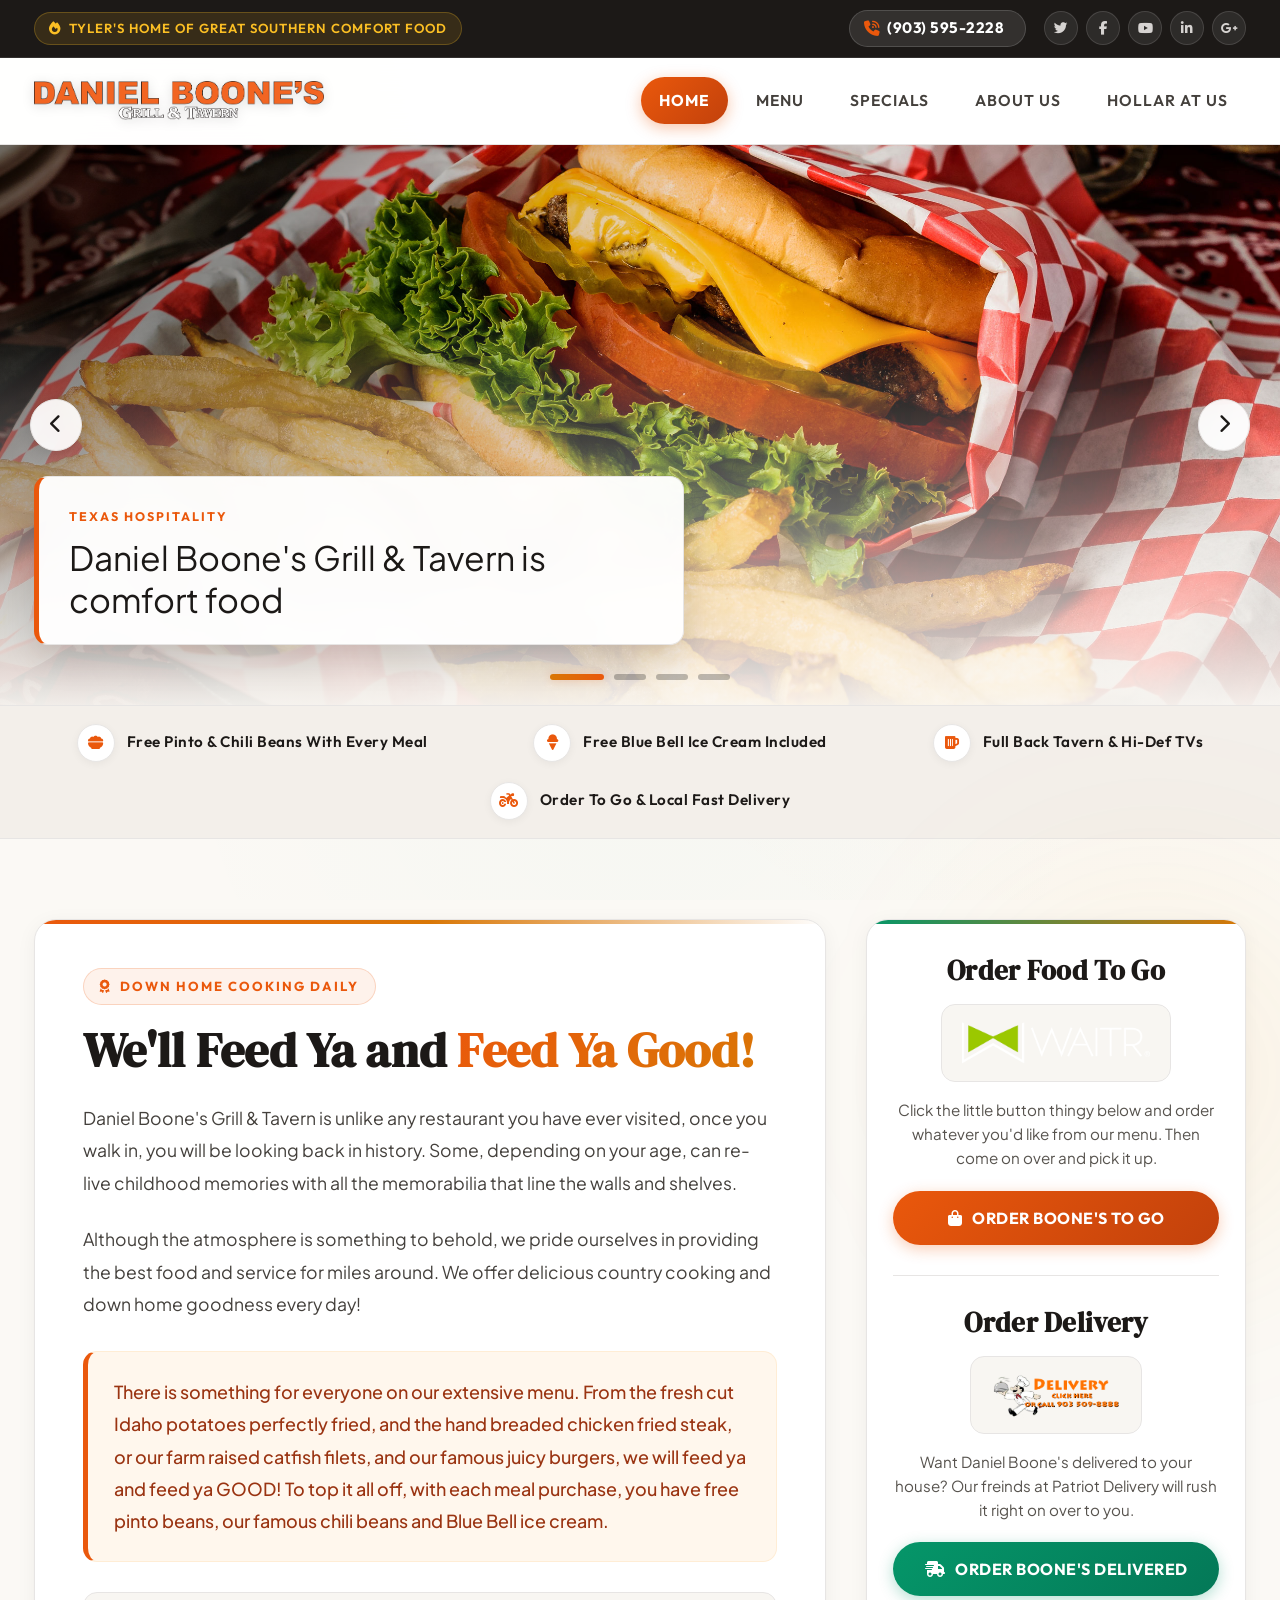
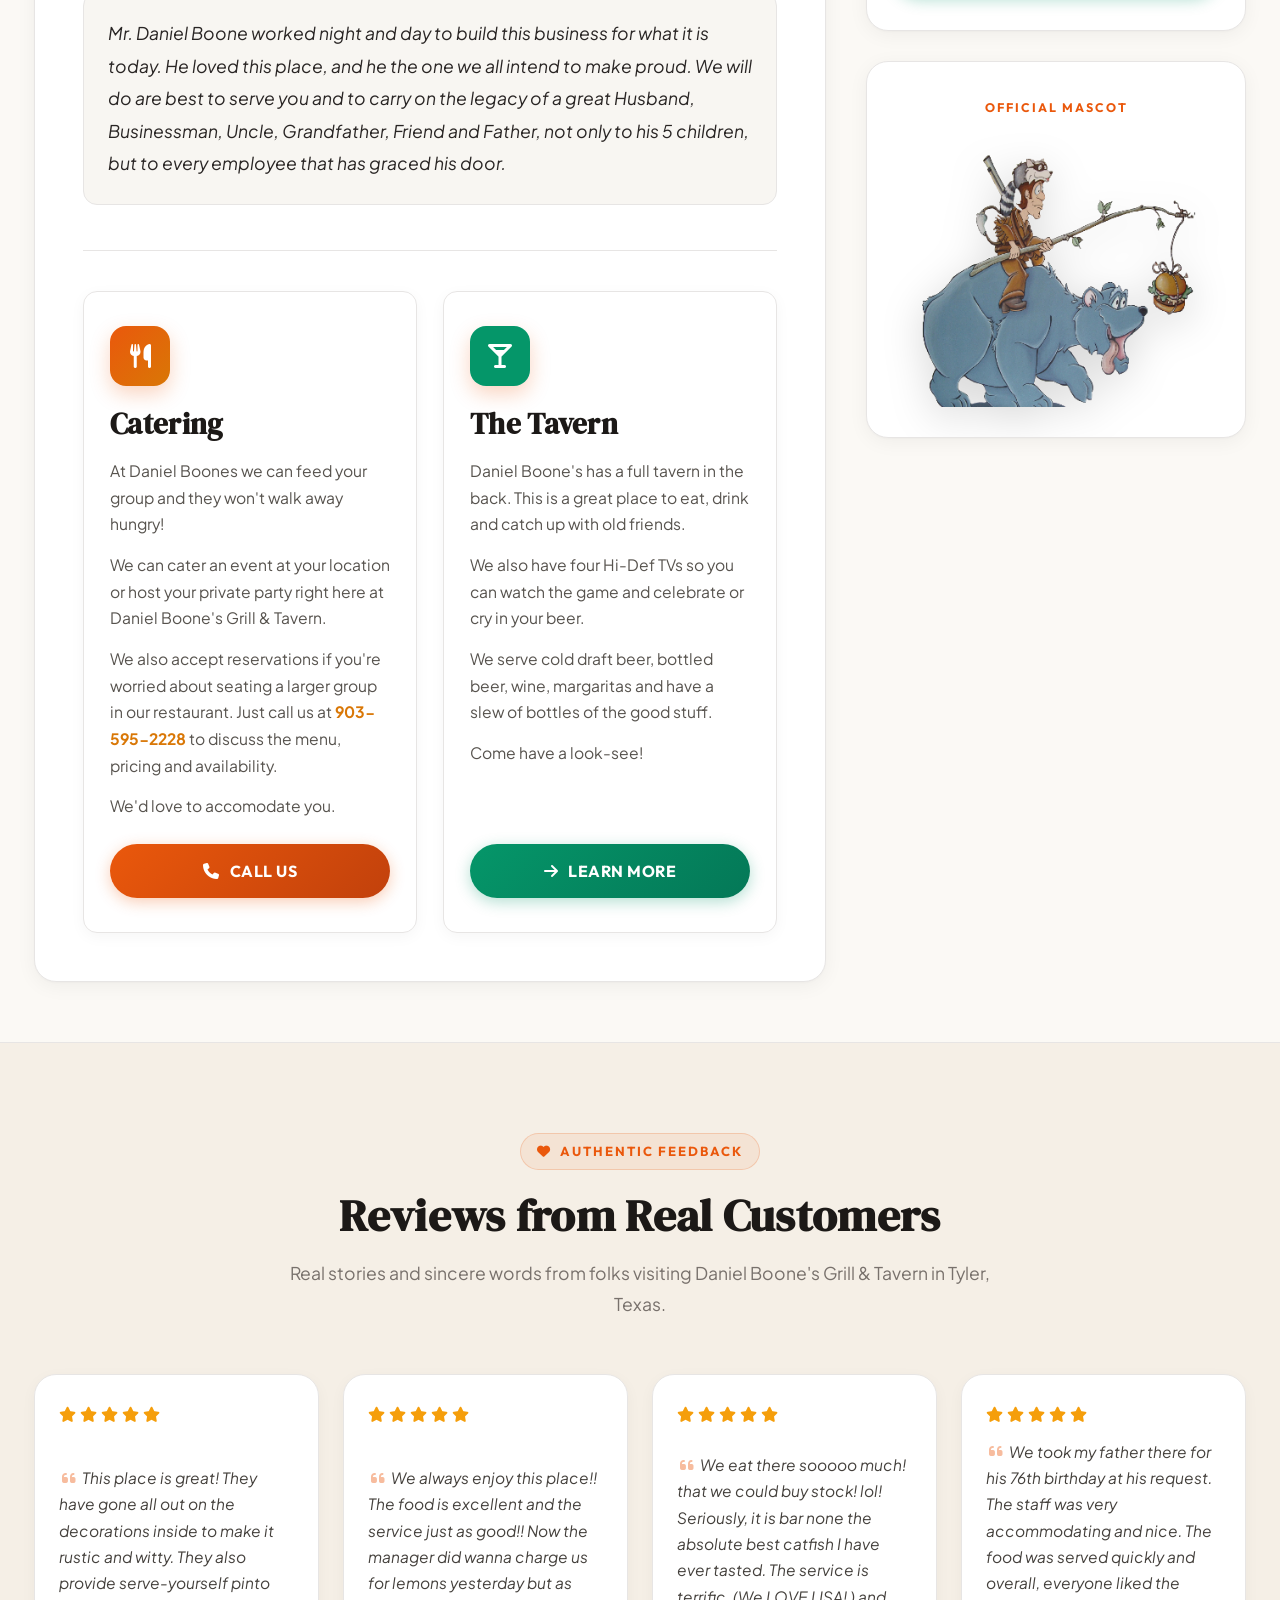
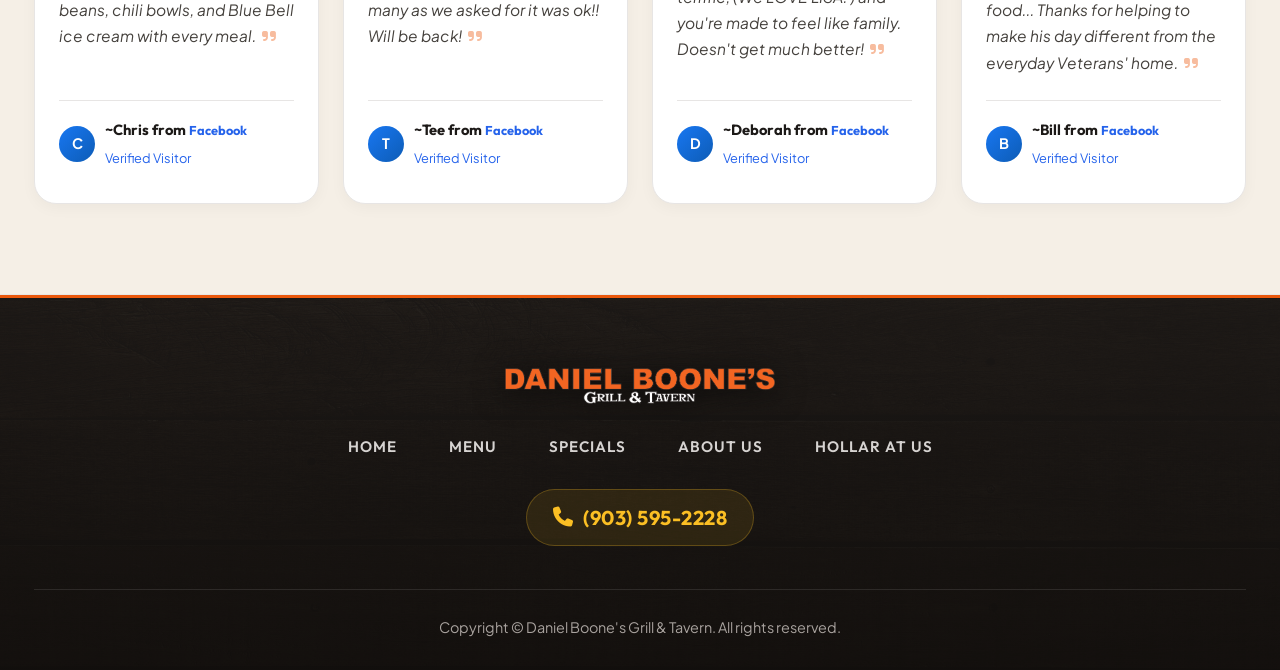
<file: index.html>
<!DOCTYPE html>
<html lang="en">
<head>
  <meta charset="UTF-8">
  <meta http-equiv="X-UA-Compatible" content="IE=edge">
  <meta name="viewport" content="width=device-width, initial-scale=1.0">
  
  <title>Daniel Boone's Grill &amp; Tavern - We'll feed ya and feed ya good!</title>
  <meta name="Keywords" content="Tyler, Daniel Boone's, Bean and Burger, Bean &amp; Burger, Bar, Tavern, Grill, Chicken Fried Steak, Southern, Texas, restaurant, Fried Catfish, Kids eat free, cheap food, catfish, hamburger, cheeseburger, Albertsons, Across from Hobby Lobby, country cooking, beans, free ice crream, Blue Bell, fast food, Loop, Troup and the loop, Loop 323, East Texas Food, Azalea Trail, vising tyler, Tyler Vacation, Day Trip, Cold Beer, Football, Family friendly, food, chili beans, Juicy Burgers, cheeseburger, pork chops, vegetables, burger and fries, vip club, give a ways, facebook, twitter, where to eat in tyler, Daily Specials, Cheap, Weekly Specials, Specials" />
  <link rel="shortcut icon" type="image/x-icon" href="images/favicon.ico">

  <!-- Google Fonts: DM Serif Display + Plus Jakarta Sans + Outfit -->
  <link rel="preconnect" href="https://fonts.googleapis.com">
  <link rel="preconnect" href="https://fonts.gstatic.com" crossorigin>
  <link href="https://fonts.googleapis.com/css2?family=DM+Serif+Display:ital@0;1&family=Outfit:wght@400;500;600;700;800&family=Plus+Jakarta+Sans:wght@300;400;500;600;700&display=swap" rel="stylesheet">
  
  <!-- Font Awesome -->
  <link rel="stylesheet" href="https://cdnjs.cloudflare.com/ajax/libs/font-awesome/6.5.1/css/all.min.css" integrity="sha512-DTOQO9RWCH3ppGqcWaEA1BIZOC6xxalwEsw9c2QQeAIftl+Vegovlnee1c9QX4TctnWMn13TZye+giMm8e2LwA==" crossorigin="anonymous" referrerpolicy="no-referrer" />

  <!-- AOS Animation Library -->
  <link href="https://unpkg.com/aos@2.3.1/dist/aos.css" rel="stylesheet">

  <!-- Stylesheet -->
  <link rel="stylesheet" href="css/style.css">
</head>

<body>

  <!-- Ambient Glow Effect -->
  <div class="ambient-glow" style="top: -100px; left: -100px;"></div>
  <div class="ambient-glow" style="top: 800px; right: -150px; background: radial-gradient(circle, rgba(245, 158, 11, 0.1) 0%, transparent 70%);"></div>

  <!-- ==========================================================================
       TOP ANNOUNCEMENT & CONTACT BAR
       ========================================================================== -->
  <header class="top-bar">
    <div class="container">
      <div class="top-bar-inner">
        <div class="top-badge">
          <i class="fa-solid fa-fire"></i> Tyler's Home of Great Southern Comfort Food
        </div>
        
        <div class="top-actions">
          <b>
            <a href="tel:903-595-2228" class="top-phone-link">
              <i class="fa-solid fa-phone-volume"></i> (903) 595-2228 &nbsp;
            </a>
          </b>

          <div class="top-socials">
            <a class="social-pill tw" href="https://twitter.com/danielboonestx" aria-label="Twitter" target="_blank" rel="noopener noreferrer">
              <i class="fa-brands fa-twitter"></i>
            </a>
            <a class="social-pill fb" href="https://www.facebook.com/danielboonesgrill" aria-label="Facebook" target="_blank" rel="noopener noreferrer">
              <i class="fa-brands fa-facebook-f"></i>
            </a>
            <a class="social-pill yt" href="#" aria-label="YouTube">
              <i class="fa-brands fa-youtube"></i>
            </a>
            <a class="social-pill li" href="#" aria-label="LinkedIn">
              <i class="fa-brands fa-linkedin-in"></i>
            </a>
            <a class="social-pill gp" href="#" aria-label="Google Plus">
              <i class="fa-brands fa-google-plus-g"></i>
            </a>
          </div>
        </div>
      </div>
    </div>
  </header>

  <!-- ==========================================================================
       MODERN FLOATING NAVIGATION BAR
       ========================================================================== -->
  <nav class="header-nav-container" id="mainNavbar">
    <div class="container">
      <div class="nav-inner">
        <a class="brand-wrap" href="index.html">
          <img src="images/logo.png" alt="Daniel Boone's Grill &amp; Tavern Logo" class="brand-logo-img">
        </a>
        
        <button type="button" class="nav-mobile-btn" id="mobileMenuBtn" aria-label="Toggle navigation">
          <i class="fa-solid fa-bars-staggered"></i>
        </button>

        <ul class="nav-links-list" id="navLinksList">
          <li class="nav-link-item active"><a href="index.html">HOME</a></li>
          <li class="nav-link-item"><a href="menu.html">MENU</a></li>
          <li class="nav-link-item"><a href="specials.html">SPECIALS</a></li>
          <li class="nav-link-item"><a href="aboutus.html">ABOUT US</a></li>
          <li class="nav-link-item"><a href="contact.html">HOLLAR AT US</a></li>
        </ul>
      </div>
    </div>
  </nav>

  <!-- ==========================================================================
       CINEMATIC HERO CAROUSEL SLIDER
       ========================================================================== -->
  <section class="hero-slider-wrap">
    <div class="slider-viewport" id="heroCarousel">
      
      <!-- Slide 1 -->
      <div class="slider-item active" data-index="0">
        <img src="images/slide4.jpg" alt="Daniel Boone's Grill &amp; Tavern is comfort food">
        <div class="slider-overlay-layer"></div>
        <div class="slider-caption-box">
          <div class="container">
            <div class="caption-glass-card" data-aos="fade-up">
              <span class="caption-tag">Texas Hospitality</span>
              <div class="caption-title">Daniel Boone's Grill &amp; Tavern is comfort food</div>
            </div>
          </div>
        </div>
      </div>

      <!-- Slide 2 -->
      <div class="slider-item" data-index="1">
        <img src="images/slide2.jpg" alt="best chicken fried steak in tyler">
        <div class="slider-overlay-layer"></div>
        <div class="slider-caption-box">
          <div class="container">
            <div class="caption-glass-card">
              <span class="caption-tag">Signature Entrée</span>
              <div class="caption-title">best chicken fried steak in tyler</div>
            </div>
          </div>
        </div>
      </div>

      <!-- Slide 3 -->
      <div class="slider-item" data-index="2">
        <img src="images/slide3.jpg" alt="Steak and Shrimp Plate">
        <div class="slider-overlay-layer"></div>
        <div class="slider-caption-box">
          <div class="container">
            <div class="caption-glass-card">
              <span class="caption-tag">Chef's Choice</span>
              <div class="caption-title">Steak and Shrimp Plate</div>
            </div>
          </div>
        </div>
      </div>

      <!-- Slide 4 -->
      <div class="slider-item" data-index="3">
        <img src="images/slide1.jpg" alt="Daniel Boone's Grill &amp; Tavern">
        <div class="slider-overlay-layer"></div>
        <div class="slider-caption-box">
          <div class="container">
            <div class="caption-glass-card">
              <span class="caption-tag">Down Home Goodness</span>
              <div class="caption-title">Daniel Boone's Grill &amp; Tavern - We'll feed ya and feed ya good!</div>
            </div>
          </div>
        </div>
      </div>

      <!-- Controls -->
      <button type="button" class="slider-nav-btn btn-prev" id="sliderPrevBtn" aria-label="Previous Slide">
        <i class="fa-solid fa-chevron-left"></i>
      </button>
      <button type="button" class="slider-nav-btn btn-next" id="sliderNextBtn" aria-label="Next Slide">
        <i class="fa-solid fa-chevron-right"></i>
      </button>

      <!-- Indicators -->
      <div class="slider-indicators-row" id="sliderIndicators">
        <span class="indicator-pill active" data-slide-target="0"></span>
        <span class="indicator-pill" data-slide-target="1"></span>
        <span class="indicator-pill" data-slide-target="2"></span>
        <span class="indicator-pill" data-slide-target="3"></span>
      </div>

    </div>
  </section>

  <!-- ==========================================================================
       HIGHLIGHTS PERKS STRIP
       ========================================================================== -->
  <div class="perks-strip">
    <div class="container">
      <div class="perks-flex" data-aos="fade-up">
        <div class="perk-item">
          <div class="perk-icon"><i class="fa-solid fa-bowl-food"></i></div>
          <span>Free Pinto &amp; Chili Beans With Every Meal</span>
        </div>
        <div class="perk-item">
          <div class="perk-icon"><i class="fa-solid fa-ice-cream"></i></div>
          <span>Free Blue Bell Ice Cream Included</span>
        </div>
        <div class="perk-item">
          <div class="perk-icon"><i class="fa-solid fa-beer-mug-empty"></i></div>
          <span>Full Back Tavern &amp; Hi-Def TVs</span>
        </div>
        <div class="perk-item">
          <div class="perk-icon"><i class="fa-solid fa-motorcycle"></i></div>
          <span>Order To Go &amp; Local Fast Delivery</span>
        </div>
      </div>
    </div>
  </div>

  <!-- ==========================================================================
       MAIN CONTENT: STORY & SIDEBAR BENTO GRID
       ========================================================================== -->
  <main class="main-wrapper">
    <div class="container">
      <div class="bento-grid">
        
        <!-- Left Story Column -->
        <article class="story-card-modern" data-aos="fade-up">
          
          <div class="section-eyebrow">
            <i class="fa-solid fa-award"></i> Down Home Cooking Daily
          </div>
          
          <h2 class="story-main-title">
            We'll Feed Ya and <span>Feed Ya Good!</span>
          </h2>

          <div class="story-text-group">
            <p>Daniel Boone's Grill &amp; Tavern is unlike any restaurant you have ever visited, once you walk in, you will be looking back in history. Some, depending on your age, can re-live childhood memories with all the memorabilia that line the walls and shelves.</p>

            <p>Although the atmosphere is something to behold, we pride ourselves in providing the best food and service for miles around. We offer delicious country cooking and down home goodness every day!</p>

            <div class="special-offer-card" data-aos="zoom-in">
              <p>There is something for everyone on our extensive menu. From the fresh cut Idaho potatoes perfectly fried, and the hand breaded chicken fried steak, or our farm raised catfish filets, and our famous juicy burgers, we will feed ya and feed ya GOOD! To top it all off, with each meal purchase, you have free pinto beans, our famous chili beans and Blue Bell ice cream.</p>
            </div>

            <div class="founder-tribute">
              <p>Mr. Daniel Boone worked night and day to build this business for what it is today. He loved this place, and he the one we all intend to make proud. We will do are best to serve you and to carry on the legacy of a great Husband, Businessman, Uncle, Grandfather, Friend and Father, not only to his 5 children, but to every employee that has graced his door.</p>
            </div>
          </div>

          <!-- Features Split (Catering & The Tavern) -->
          <div class="features-split">
            
            <!-- Catering -->
            <div class="feature-card-glow" data-aos="fade-up" data-aos-delay="100">
              <div class="feature-icon-badge">
                <i class="fa-solid fa-utensils"></i>
              </div>
              <h3>Catering</h3>
              <p>At Daniel Boones we can feed your group and they won't walk away hungry!</p>
              <p>We can cater an event at your location or host your private party right here at Daniel Boone's Grill &amp; Tavern.</p>
              <p>We also accept reservations if you're worried about seating a larger group in our restaurant. Just call us at <a href="tel:903-595-2228" style="color:var(--accent-gold); font-weight:700;">903-595-2228</a> to discuss the menu, pricing and availability.</p>
              <p>We'd love to accomodate you.</p>
              <a class="btn-action btn-ember btn-feature" href="tel:903-595-2228" role="button">
                <i class="fa-solid fa-phone"></i> Call Us
              </a>
            </div>

            <!-- The Tavern -->
            <div class="feature-card-glow" data-aos="fade-up" data-aos-delay="200">
              <div class="feature-icon-badge" style="background: linear-gradient(135deg, var(--accent-emerald), #059669); color: #fff;">
                <i class="fa-solid fa-martini-glass"></i>
              </div>
              <h3>The Tavern</h3>
              <p>Daniel Boone's has a full tavern in the back. This is a great place to eat, drink and catch up with old friends.</p>
              <p>We also have four Hi-Def TVs so you can watch the game and celebrate or cry in your beer.</p>
              <p>We serve cold draft beer, bottled beer, wine, margaritas and have a slew of bottles of the good stuff.</p>
              <p>Come have a look-see!</p>
              <a class="btn-action btn-emerald btn-feature" href="tavern.html" role="button">
                <i class="fa-solid fa-arrow-right"></i> Learn More
              </a>
            </div>

          </div>

        </article>

        <!-- Right Column (Sidebar: Ordering Hubs + Bear Mascot) -->
        <aside class="sidebar-wrapper">
          
          <div class="order-hub-panel" data-aos="fade-left">
            
            <!-- Order Food To Go -->
            <div class="order-module">
              <h3>Order Food To Go</h3>
              <div class="order-logo-badge">
                <img src="images/waitr_white.png" alt="Order Daniel Boone's food to go">
              </div>
              <p>Click the little button thingy below and order whatever you'd like from our menu. Then come on over and pick it up.</p>
              <a class="btn-action btn-ember" href="https://waitrapp.com/restaurants/tx/tyler/daniel-boones-grill-tavern/3174" target="_blank" rel="noopener noreferrer" role="button">
                <i class="fa-solid fa-bag-shopping"></i> Order Boone's To Go
              </a>
            </div>

            <!-- Order Delivery -->
            <div class="order-module">
              <h3>Order Delivery</h3>
              <div class="order-logo-badge">
                <img src="images/prd.png" alt="Order Daniel Boone's food to go">
              </div>
              <p>Want Daniel Boone's delivered to your house? Our freinds at Patriot Delivery will rush it right on over to you.</p>
              <a class="btn-action btn-emerald" href="https://www.patriotfooddelivery.com/order/restaurant/daniel-boones-grill--tavern-menu/9" target="_blank" rel="noopener noreferrer" role="button">
                <i class="fa-solid fa-truck-fast"></i> Order Boone's Delivered
              </a>
            </div>

          </div>

          <!-- Bear Mascot Card -->
          <div class="mascot-card" data-aos="fade-left" data-aos-delay="150">
            <span class="mascot-badge">Official Mascot</span>
            <img src="images/bear.png" alt="Daniel Boone Bear Mascot">
          </div>

        </aside>

      </div>
    </div>
  </main>

  <!-- ==========================================================================
       CUSTOMER REVIEWS SECTION
       ========================================================================== -->
  <section class="testimonials-wrap">
    <div class="container">
      
      <div class="section-header-center" data-aos="fade-up">
        <div class="section-eyebrow">
          <i class="fa-solid fa-heart"></i> Authentic Feedback
        </div>
        <h3>Reviews from Real Customers</h3>
        <p>Real stories and sincere words from folks visiting Daniel Boone's Grill &amp; Tavern in Tyler, Texas.</p>
      </div>

      <div class="reviews-bento">
        
        <!-- Review 1 -->
        <div class="review-bubble-card" data-aos="fade-up" data-aos-delay="100">
          <div class="rating-row">
            <i class="fa-solid fa-star"></i><i class="fa-solid fa-star"></i><i class="fa-solid fa-star"></i><i class="fa-solid fa-star"></i><i class="fa-solid fa-star"></i>
          </div>
          <p class="review-quote-text">
            <i class="fa-solid fa-quote-left quote-icon"></i>
            This place is great! They have gone all out on the decorations inside to make it rustic and witty. They also provide serve-yourself pinto beans, chili bowls, and Blue Bell ice cream with every meal.
            <i class="fa-solid fa-quote-right quote-icon"></i>
          </p>
          <div class="review-author-footer">
            <div class="author-avatar-badge">C</div>
            <div class="author-info">
              <small><b>~Chris from <cite title="Source Title">Facebook</cite></b></small>
              <cite>Verified Visitor</cite>
            </div>
          </div>
        </div>

        <!-- Review 2 -->
        <div class="review-bubble-card" data-aos="fade-up" data-aos-delay="200">
          <div class="rating-row">
            <i class="fa-solid fa-star"></i><i class="fa-solid fa-star"></i><i class="fa-solid fa-star"></i><i class="fa-solid fa-star"></i><i class="fa-solid fa-star"></i>
          </div>
          <p class="review-quote-text">
            <i class="fa-solid fa-quote-left quote-icon"></i>
            We always enjoy this place!! The food is excellent and the service just as good!! Now the manager did wanna charge us for lemons yesterday but as many as we asked for it was ok!! Will be back!
            <i class="fa-solid fa-quote-right quote-icon"></i>
          </p>
          <div class="review-author-footer">
            <div class="author-avatar-badge">T</div>
            <div class="author-info">
              <small><b>~Tee from <cite title="Source Title">Facebook</cite></b></small>
              <cite>Verified Visitor</cite>
            </div>
          </div>
        </div>

        <!-- Review 3 -->
        <div class="review-bubble-card" data-aos="fade-up" data-aos-delay="300">
          <div class="rating-row">
            <i class="fa-solid fa-star"></i><i class="fa-solid fa-star"></i><i class="fa-solid fa-star"></i><i class="fa-solid fa-star"></i><i class="fa-solid fa-star"></i>
          </div>
          <p class="review-quote-text">
            <i class="fa-solid fa-quote-left quote-icon"></i>
            We eat there sooooo much! that we could buy stock! lol! Seriously, it is bar none the absolute best catfish I have ever tasted. The service is terrific, (We LOVE LISA! ) and you're made to feel like family. Doesn't get much better!
            <i class="fa-solid fa-quote-right quote-icon"></i>
          </p>
          <div class="review-author-footer">
            <div class="author-avatar-badge">D</div>
            <div class="author-info">
              <small><b>~Deborah from <cite title="Source Title">Facebook</cite></b></small>
              <cite>Verified Visitor</cite>
            </div>
          </div>
        </div>

        <!-- Review 4 -->
        <div class="review-bubble-card" data-aos="fade-up" data-aos-delay="400">
          <div class="rating-row">
            <i class="fa-solid fa-star"></i><i class="fa-solid fa-star"></i><i class="fa-solid fa-star"></i><i class="fa-solid fa-star"></i><i class="fa-solid fa-star"></i>
          </div>
          <p class="review-quote-text">
            <i class="fa-solid fa-quote-left quote-icon"></i>
            We took my father there for his 76th birthday at his request. The staff was very accommodating and nice. The food was served quickly and overall, everyone liked the food... Thanks for helping to make his day different from the everyday Veterans' home.
            <i class="fa-solid fa-quote-right quote-icon"></i>
          </p>
          <div class="review-author-footer">
            <div class="author-avatar-badge">B</div>
            <div class="author-info">
              <small><b>~Bill from <cite title="Source Title">Facebook</cite></b></small>
              <cite>Verified Visitor</cite>
            </div>
          </div>
        </div>

      </div>
    </div>
  </section>

  <!-- ==========================================================================
       MODERN TAVERN FOOTER
       ========================================================================== -->
  <footer class="modern-footer">
    <div class="container">
      <div class="footer-flex-row">
        
        <a href="index.html">
          <img src="images/logo.png" alt="Daniel Boone's Grill &amp; Tavern" class="footer-brand-logo">
        </a>

        <ul class="footer-nav-menu">
          <li><a href="index.html">HOME</a></li>
          <li><a href="menu.html">MENU</a></li>
          <li><a href="specials.html">SPECIALS</a></li>
          <li><a href="aboutus.html">ABOUT US</a></li>
          <li><a href="contact.html">HOLLAR AT US</a></li>
        </ul>

        <a href="tel:903-595-2228" class="footer-phone-cta">
          <i class="fa-solid fa-phone"></i> (903) 595-2228
        </a>

        <div class="footer-bottom-copy">
          <p>Copyright &copy; Daniel Boone's Grill &amp; Tavern. All rights reserved.</p>
        </div>

      </div>
    </div>
  </footer>

  <!-- Floating Back to Top -->
  <button type="button" class="back-top-float" id="backTopBtn" aria-label="Back to Top">
    <i class="fa-solid fa-arrow-up"></i>
  </button>

  <!-- AOS Script -->
  <script src="https://unpkg.com/aos@2.3.1/dist/aos.js"></script>
  <!-- Main Script -->
  <script src="js/main.js"></script>
</body>
</html>
</file>
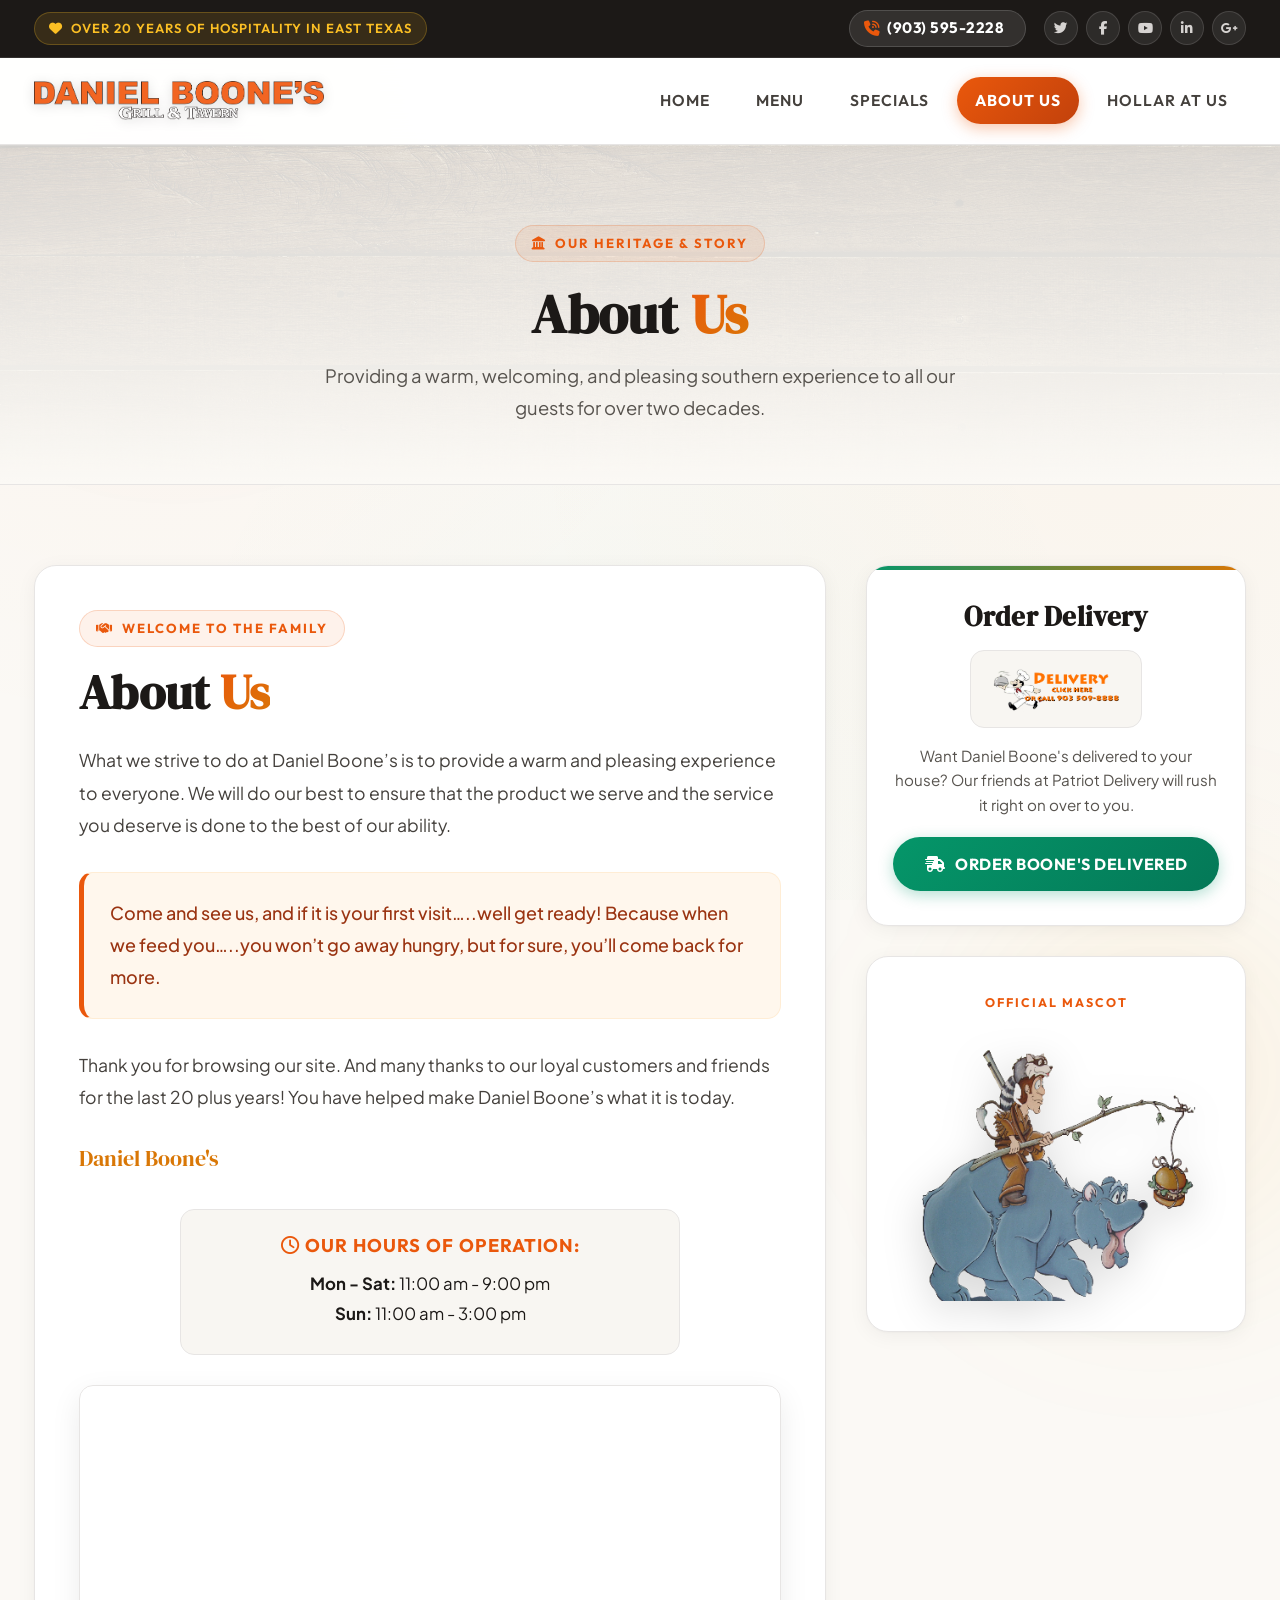
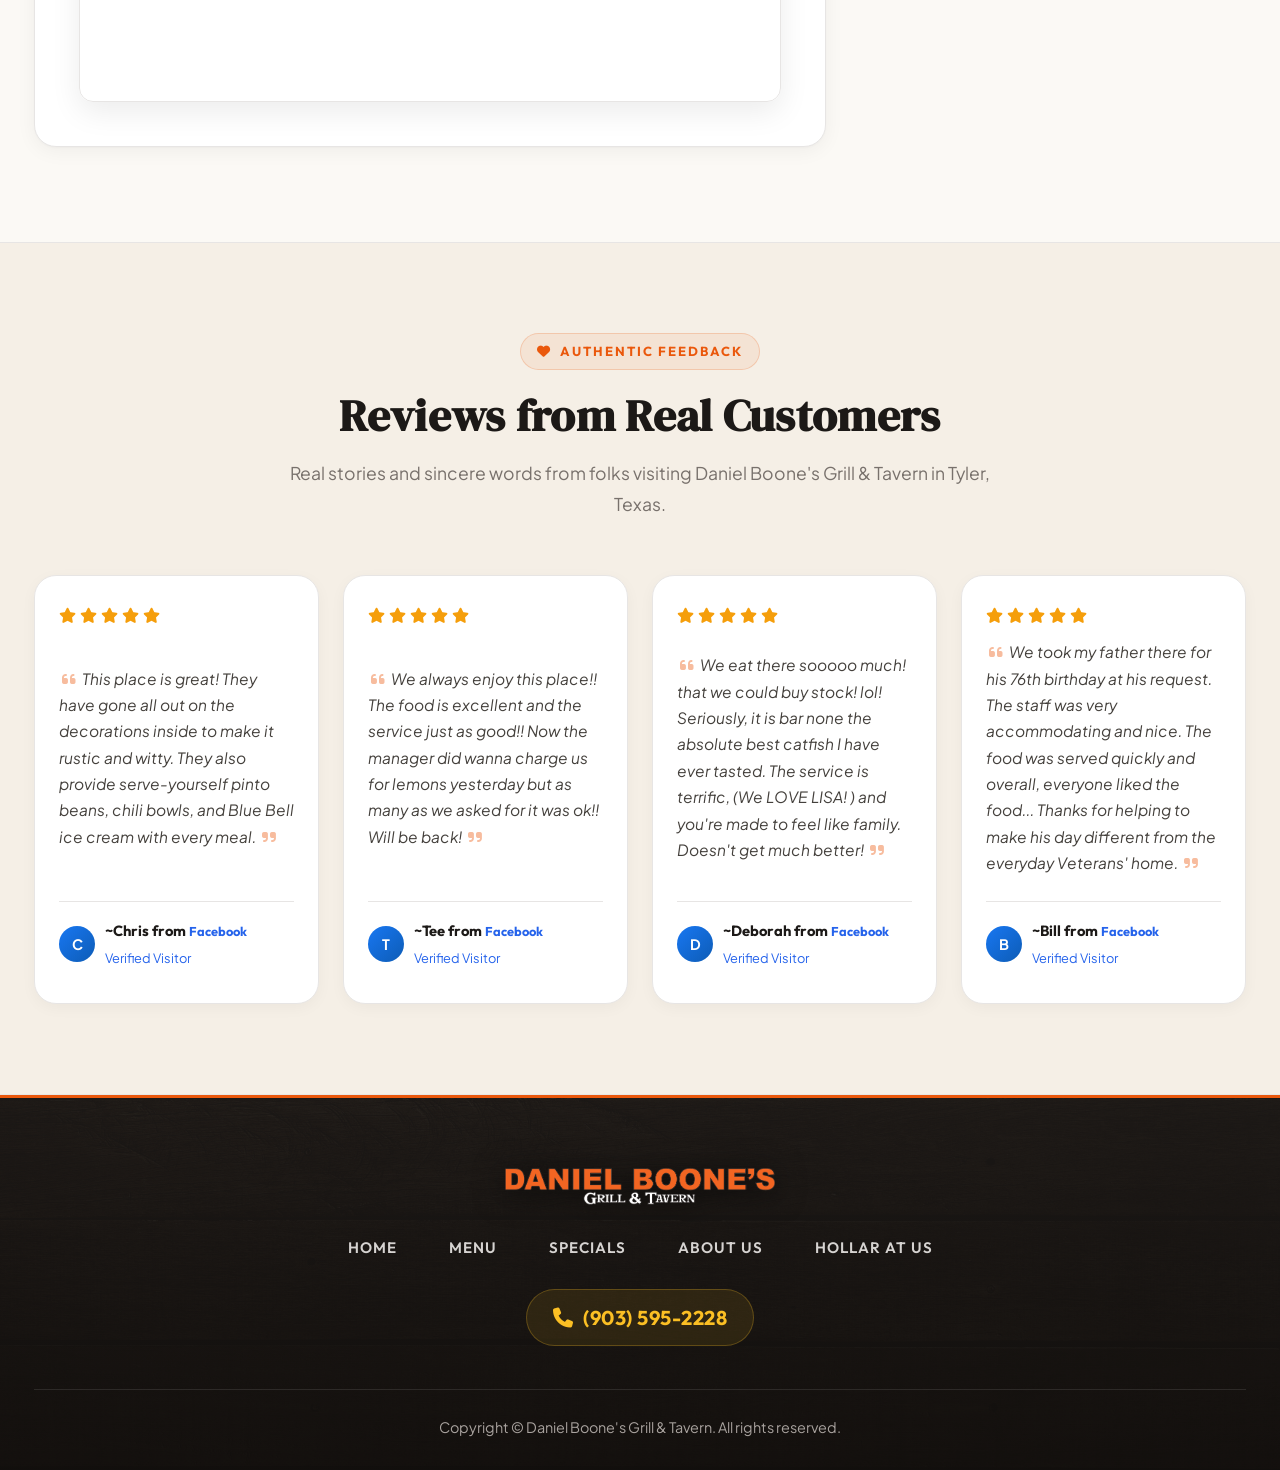
<file: aboutus.html>
<!DOCTYPE html>
<html lang="en">
<head>
  <meta charset="UTF-8">
  <meta http-equiv="X-UA-Compatible" content="IE=edge">
  <meta name="viewport" content="width=device-width, initial-scale=1.0">
  
  <title>Daniel Boone's Grill &amp; Tavern - About Us</title>
  <meta name="keywords" content="Tyler, Daniel Boone's, Bean and Burger, Bean &amp; Burger, Bar, Tavern, Grill, Chicken Fried Steak, Southern, Texas, restaurant, Fried Catfish, Kids eat free, cheap food, catfish, hamburger, cheeseburger, Albertsons, Across from Hobby Lobby, country cooking, beans, free ice crream, Blue Bell, fast food, Loop, Troup and the loop, Loop 323, East Texas Food, Azalea Trail, vising tyler, Tyler Vacation, Day Trip, Cold Beer, Football, Family friendly, food, chili beans, Juicy Burgers, cheeseburger, pork chops, vegetables, burger and fries, vip club, give a ways, facebook, twitter, where to eat in tyler, Daily Specials, Cheap, Weekly Specials, Specials">
  <link rel="shortcut icon" type="image/x-icon" href="images/favicon.ico">

  <!-- Google Fonts -->
  <link rel="preconnect" href="https://fonts.googleapis.com">
  <link rel="preconnect" href="https://fonts.gstatic.com" crossorigin>
  <link href="https://fonts.googleapis.com/css2?family=DM+Serif+Display:ital@0;1&family=Outfit:wght@400;500;600;700;800&family=Plus+Jakarta+Sans:wght@300;400;500;600;700&display=swap" rel="stylesheet">
  
  <!-- Font Awesome -->
  <link rel="stylesheet" href="https://cdnjs.cloudflare.com/ajax/libs/font-awesome/6.5.1/css/all.min.css" integrity="sha512-DTOQO9RWCH3ppGqcWaEA1BIZOC6xxalwEsw9c2QQeAIftl+Vegovlnee1c9QX4TctnWMn13TZye+giMm8e2LwA==" crossorigin="anonymous" referrerpolicy="no-referrer" />

  <!-- AOS Animation -->
  <link href="https://unpkg.com/aos@2.3.1/dist/aos.css" rel="stylesheet">

  <!-- Stylesheet -->
  <link rel="stylesheet" href="css/style.css">
</head>

<body>

  <!-- Ambient Glow -->
  <div class="ambient-glow" style="top: -100px; left: -100px;"></div>
  <div class="ambient-glow" style="top: 800px; right: -150px; background: radial-gradient(circle, rgba(245, 158, 11, 0.1) 0%, transparent 70%);"></div>

  <!-- Top Bar -->
  <header class="top-bar">
    <div class="container">
      <div class="top-bar-inner">
        <div class="top-badge">
          <i class="fa-solid fa-heart"></i> Over 20 Years of Hospitality in East Texas
        </div>
        
        <div class="top-actions">
          <b>
            <a href="tel:903-595-2228" class="top-phone-link">
              <i class="fa-solid fa-phone-volume"></i> (903) 595-2228 &nbsp;
            </a>
          </b>

          <div class="top-socials">
            <a class="social-pill tw" href="https://twitter.com/danielboonestx" aria-label="Twitter" target="_blank" rel="noopener noreferrer">
              <i class="fa-brands fa-twitter"></i>
            </a>
            <a class="social-pill fb" href="https://www.facebook.com/danielboonesgrill" aria-label="Facebook" target="_blank" rel="noopener noreferrer">
              <i class="fa-brands fa-facebook-f"></i>
            </a>
            <a class="social-pill yt" href="#" aria-label="YouTube">
              <i class="fa-brands fa-youtube"></i>
            </a>
            <a class="social-pill li" href="#" aria-label="LinkedIn">
              <i class="fa-brands fa-linkedin-in"></i>
            </a>
            <a class="social-pill gp" href="#" aria-label="Google Plus">
              <i class="fa-brands fa-google-plus-g"></i>
            </a>
          </div>
        </div>
      </div>
    </div>
  </header>

  <!-- Navbar -->
  <nav class="header-nav-container" id="mainNavbar">
    <div class="container">
      <div class="nav-inner">
        <a class="brand-wrap" href="index.html">
          <img src="images/logo.png" alt="Daniel Boone's Grill &amp; Tavern Logo" class="brand-logo-img">
        </a>
        
        <button type="button" class="nav-mobile-btn" id="mobileMenuBtn" aria-label="Toggle navigation">
          <i class="fa-solid fa-bars-staggered"></i>
        </button>

        <ul class="nav-links-list" id="navLinksList">
          <li class="nav-link-item"><a href="index.html">HOME</a></li>
          <li class="nav-link-item"><a href="menu.html">MENU</a></li>
          <li class="nav-link-item"><a href="specials.html">SPECIALS</a></li>
          <li class="nav-link-item active"><a href="aboutus.html">ABOUT US</a></li>
          <li class="nav-link-item"><a href="contact.html">HOLLAR AT US</a></li>
        </ul>
      </div>
    </div>
  </nav>

  <!-- Page Hero Header -->
  <section class="page-hero-banner">
    <div class="container" data-aos="fade-up">
      <div class="section-eyebrow">
        <i class="fa-solid fa-landmark"></i> Our Heritage &amp; Story
      </div>
      <h1 class="page-hero-title">About <span>Us</span></h1>
      <p class="page-hero-subtitle">Providing a warm, welcoming, and pleasing southern experience to all our guests for over two decades.</p>
    </div>
  </section>

  <!-- Main Content -->
  <main class="main-wrapper">
    <div class="container">
      <div class="bento-grid">
        
        <!-- Left Column: Story, Hours, Map -->
        <section class="about-main-col">
          
          <div class="info-card-box" data-aos="fade-up">
            
            <div class="section-eyebrow">
              <i class="fa-solid fa-handshake"></i> Welcome to the Family
            </div>

            <h2 class="story-main-title">
              About <span>Us</span>
            </h2>

            <div class="story-text-group">
              <p>What we strive to do at Daniel Boone’s is to provide a warm and pleasing experience to everyone. We will do our best to ensure that the product we serve and the service you deserve is done to the best of our ability.</p>

              <div class="special-offer-card" data-aos="zoom-in">
                <p>Come and see us, and if it is your first visit…..well get ready! Because when we feed you…..you won’t go away hungry, but for sure, you’ll come back for more.</p>
              </div>

              <p>Thank you for browsing our site. And many thanks to our loyal customers and friends for the last 20 plus years! You have helped make Daniel Boone’s what it is today.</p>

              <p style="font-family: var(--font-serif); font-size: 1.4rem; color: var(--accent-gold);">Daniel Boone's</p>
            </div>

            <!-- Hours of Operation Badge -->
            <div class="hours-display-badge" data-aos="fade-up">
              <h4><i class="fa-regular fa-clock"></i> Our Hours of Operation:</h4>
              <p>
                <strong>Mon - Sat:</strong> 11:00 am - 9:00 pm<br>
                <strong>Sun:</strong> 11:00 am - 3:00 pm
              </p>
            </div>

            <!-- Google Maps Embed -->
            <div class="map-embed-wrapper" data-aos="zoom-in">
              <iframe src="https://www.google.com/maps/embed?pb=!1m18!1m12!1m3!1d3372.025020689984!2d-95.27992504836763!3d32.31118151480366!2m3!1f0!2f0!3f0!3m2!1i1024!2i768!4f13.1!3m3!1m2!1s0x8649cc42e244f3e1%3A0x6ea41ed6e1972ed5!2sDaniel+Boone&#39;s+Grill+%26+Tavern!5e0!3m2!1sen!2sus!4v1509720210178" width="100%" height="400" frameborder="0" style="border:0;" allowfullscreen="" loading="lazy"></iframe>
            </div>

          </div>

        </section>

        <!-- Right Column: Sidebar (Order Delivery, Mascot) -->
        <aside class="sidebar-wrapper">
          
          <div class="order-hub-panel" data-aos="fade-left">
            
            <!-- Order Delivery -->
            <div class="order-module">
              <h3>Order Delivery</h3>
              <div class="order-logo-badge">
                <img src="images/prd.png" alt="Order Daniel Boone's food to go">
              </div>
              <p>Want Daniel Boone's delivered to your house? Our friends at Patriot Delivery will rush it right on over to you.</p>
              <a class="btn-action btn-emerald" href="https://www.patriotfooddelivery.com/order/restaurant/daniel-boones-grill--tavern-menu/9" target="_blank" rel="noopener noreferrer" role="button">
                <i class="fa-solid fa-truck-fast"></i> Order Boone's Delivered
              </a>
            </div>

          </div>

          <!-- Bear Mascot -->
          <div class="mascot-card" data-aos="fade-left" data-aos-delay="150">
            <span class="mascot-badge">Official Mascot</span>
            <img src="images/bear.png" alt="Daniel Boone Bear Mascot">
          </div>

        </aside>

      </div>
    </div>
  </main>

  <!-- Reviews Section -->
  <section class="testimonials-wrap">
    <div class="container">
      
      <div class="section-header-center" data-aos="fade-up">
        <div class="section-eyebrow">
          <i class="fa-solid fa-heart"></i> Authentic Feedback
        </div>
        <h3>Reviews from Real Customers</h3>
        <p>Real stories and sincere words from folks visiting Daniel Boone's Grill &amp; Tavern in Tyler, Texas.</p>
      </div>

      <div class="reviews-bento">
        
        <!-- Review 1 -->
        <div class="review-bubble-card" data-aos="fade-up" data-aos-delay="100">
          <div class="rating-row">
            <i class="fa-solid fa-star"></i><i class="fa-solid fa-star"></i><i class="fa-solid fa-star"></i><i class="fa-solid fa-star"></i><i class="fa-solid fa-star"></i>
          </div>
          <p class="review-quote-text">
            <i class="fa-solid fa-quote-left quote-icon"></i>
            This place is great! They have gone all out on the decorations inside to make it rustic and witty. They also provide serve-yourself pinto beans, chili bowls, and Blue Bell ice cream with every meal.
            <i class="fa-solid fa-quote-right quote-icon"></i>
          </p>
          <div class="review-author-footer">
            <div class="author-avatar-badge">C</div>
            <div class="author-info">
              <small><b>~Chris from <cite title="Source Title">Facebook</cite></b></small>
              <cite>Verified Visitor</cite>
            </div>
          </div>
        </div>

        <!-- Review 2 -->
        <div class="review-bubble-card" data-aos="fade-up" data-aos-delay="200">
          <div class="rating-row">
            <i class="fa-solid fa-star"></i><i class="fa-solid fa-star"></i><i class="fa-solid fa-star"></i><i class="fa-solid fa-star"></i><i class="fa-solid fa-star"></i>
          </div>
          <p class="review-quote-text">
            <i class="fa-solid fa-quote-left quote-icon"></i>
            We always enjoy this place!! The food is excellent and the service just as good!! Now the manager did wanna charge us for lemons yesterday but as many as we asked for it was ok!! Will be back!
            <i class="fa-solid fa-quote-right quote-icon"></i>
          </p>
          <div class="review-author-footer">
            <div class="author-avatar-badge">T</div>
            <div class="author-info">
              <small><b>~Tee from <cite title="Source Title">Facebook</cite></b></small>
              <cite>Verified Visitor</cite>
            </div>
          </div>
        </div>

        <!-- Review 3 -->
        <div class="review-bubble-card" data-aos="fade-up" data-aos-delay="300">
          <div class="rating-row">
            <i class="fa-solid fa-star"></i><i class="fa-solid fa-star"></i><i class="fa-solid fa-star"></i><i class="fa-solid fa-star"></i><i class="fa-solid fa-star"></i>
          </div>
          <p class="review-quote-text">
            <i class="fa-solid fa-quote-left quote-icon"></i>
            We eat there sooooo much! that we could buy stock! lol! Seriously, it is bar none the absolute best catfish I have ever tasted. The service is terrific, (We LOVE LISA! ) and you're made to feel like family. Doesn't get much better!
            <i class="fa-solid fa-quote-right quote-icon"></i>
          </p>
          <div class="review-author-footer">
            <div class="author-avatar-badge">D</div>
            <div class="author-info">
              <small><b>~Deborah from <cite title="Source Title">Facebook</cite></b></small>
              <cite>Verified Visitor</cite>
            </div>
          </div>
        </div>

        <!-- Review 4 -->
        <div class="review-bubble-card" data-aos="fade-up" data-aos-delay="400">
          <div class="rating-row">
            <i class="fa-solid fa-star"></i><i class="fa-solid fa-star"></i><i class="fa-solid fa-star"></i><i class="fa-solid fa-star"></i><i class="fa-solid fa-star"></i>
          </div>
          <p class="review-quote-text">
            <i class="fa-solid fa-quote-left quote-icon"></i>
            We took my father there for his 76th birthday at his request. The staff was very accommodating and nice. The food was served quickly and overall, everyone liked the food... Thanks for helping to make his day different from the everyday Veterans' home.
            <i class="fa-solid fa-quote-right quote-icon"></i>
          </p>
          <div class="review-author-footer">
            <div class="author-avatar-badge">B</div>
            <div class="author-info">
              <small><b>~Bill from <cite title="Source Title">Facebook</cite></b></small>
              <cite>Verified Visitor</cite>
            </div>
          </div>
        </div>

      </div>
    </div>
  </section>

  <!-- Footer -->
  <footer class="modern-footer">
    <div class="container">
      <div class="footer-flex-row">
        
        <a href="index.html">
          <img src="images/logo.png" alt="Daniel Boone's Grill &amp; Tavern" class="footer-brand-logo">
        </a>

        <ul class="footer-nav-menu">
          <li><a href="index.html">HOME</a></li>
          <li><a href="menu.html">MENU</a></li>
          <li><a href="specials.html">SPECIALS</a></li>
          <li><a href="aboutus.html">ABOUT US</a></li>
          <li><a href="contact.html">HOLLAR AT US</a></li>
        </ul>

        <a href="tel:903-595-2228" class="footer-phone-cta">
          <i class="fa-solid fa-phone"></i> (903) 595-2228
        </a>

        <div class="footer-bottom-copy">
          <p>Copyright &copy; Daniel Boone's Grill &amp; Tavern. All rights reserved.</p>
        </div>

      </div>
    </div>
  </footer>

  <!-- Floating Back to Top -->
  <button type="button" class="back-top-float" id="backTopBtn" aria-label="Back to Top">
    <i class="fa-solid fa-arrow-up"></i>
  </button>

  <!-- AOS Script -->
  <script src="https://unpkg.com/aos@2.3.1/dist/aos.js"></script>
  <!-- Main Script -->
  <script src="js/main.js"></script>
</body>
</html>
</file>
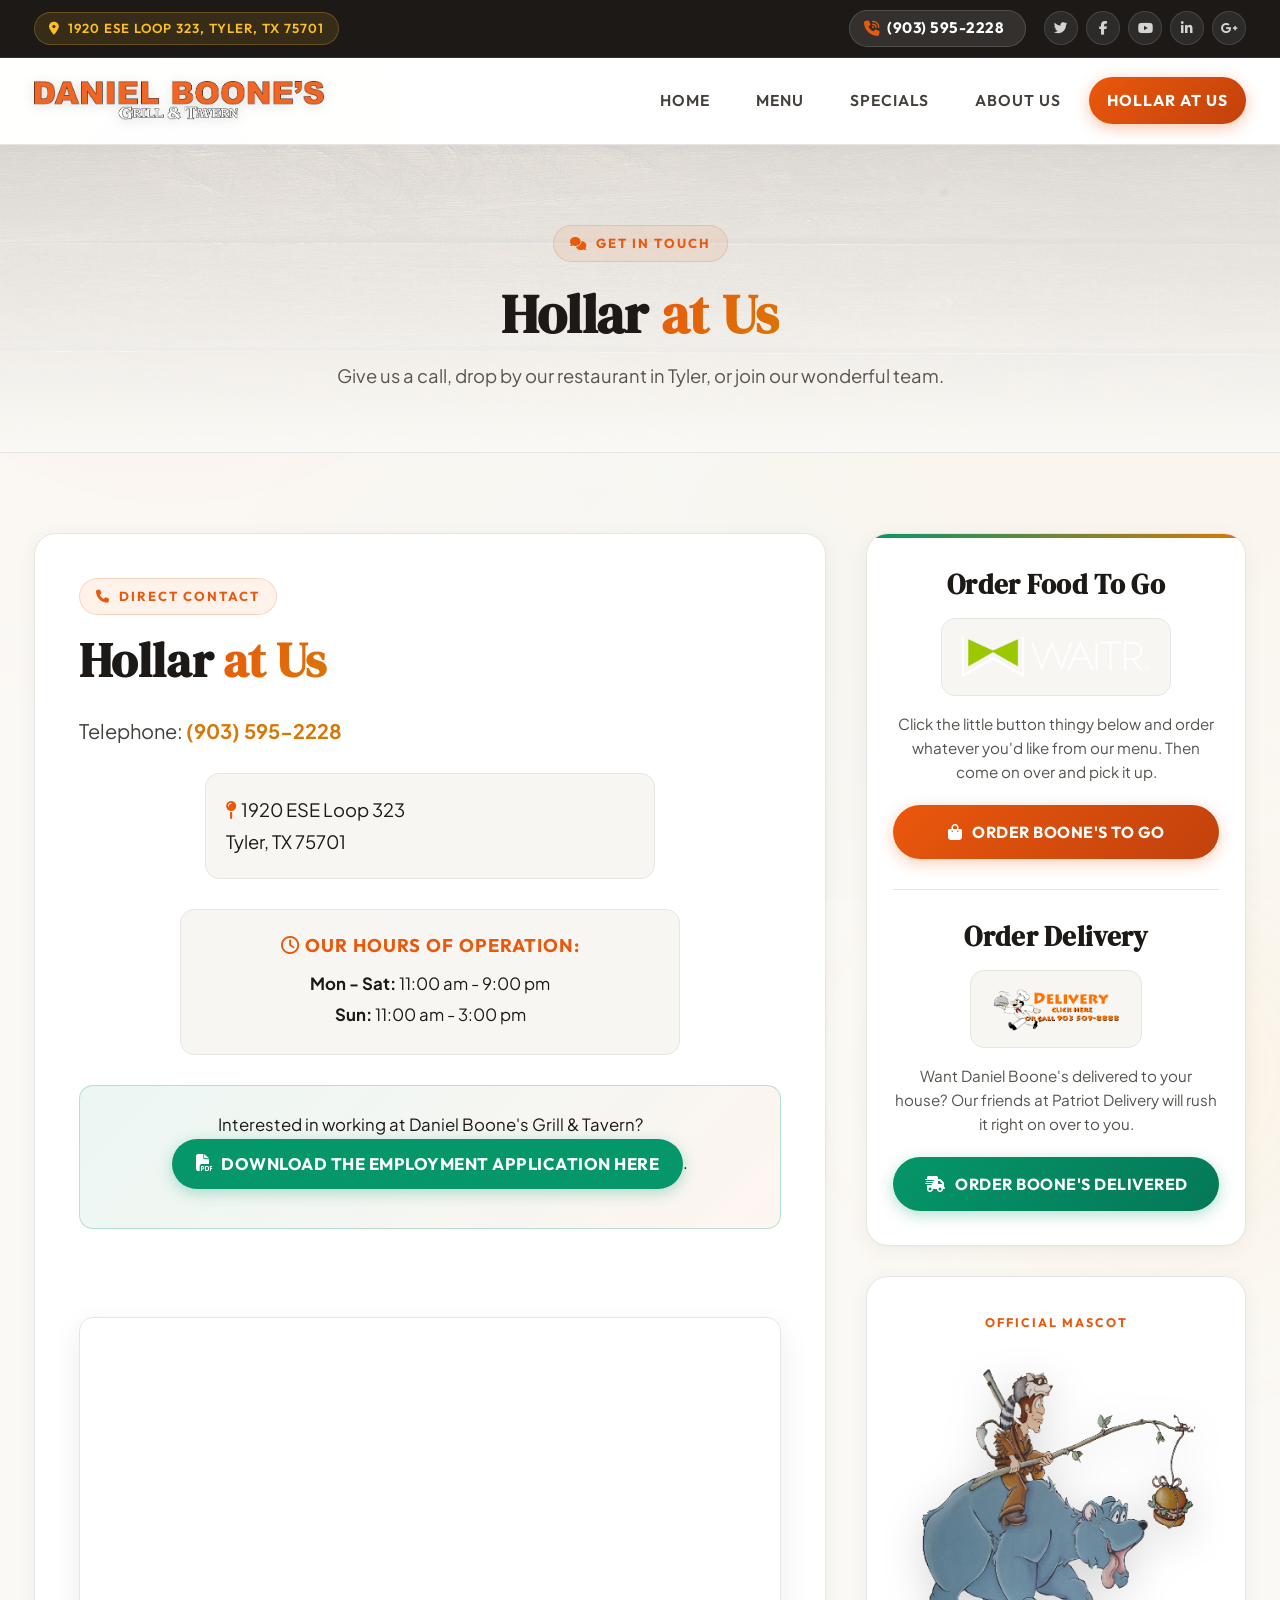
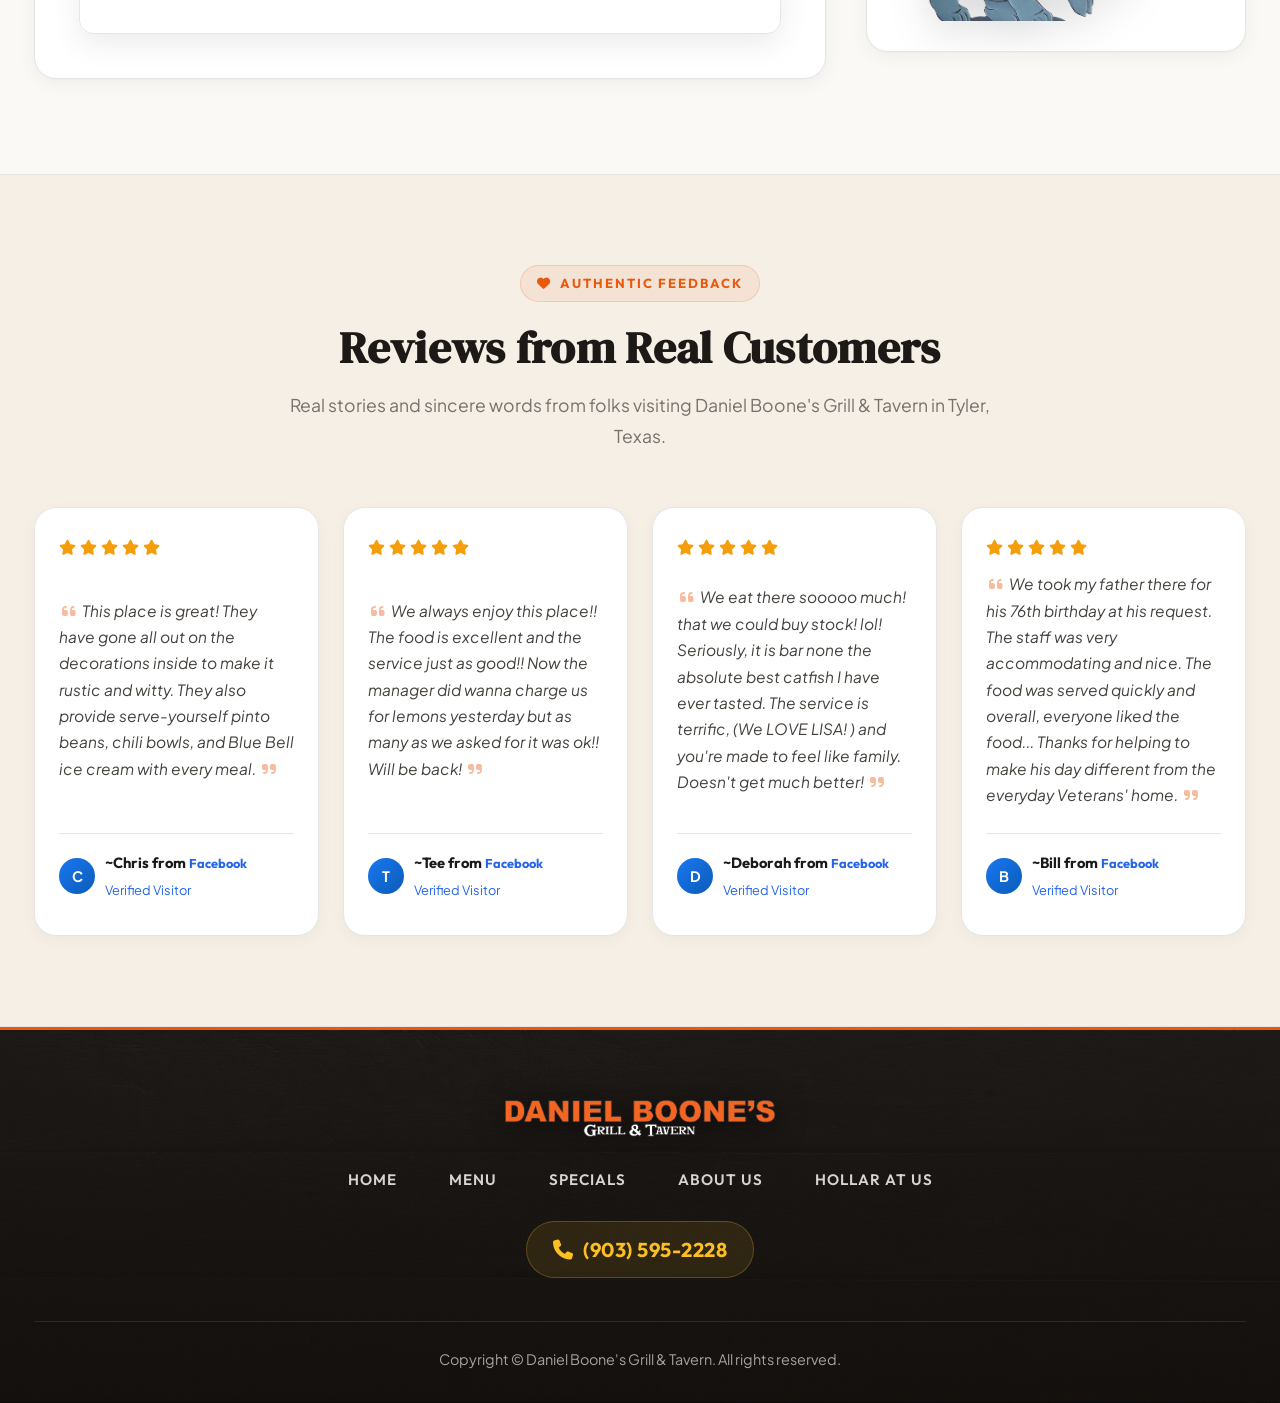
<file: contact.html>
<!DOCTYPE html>
<html lang="en">
<head>
  <meta charset="UTF-8">
  <meta http-equiv="X-UA-Compatible" content="IE=edge">
  <meta name="viewport" content="width=device-width, initial-scale=1.0">
  
  <title>Daniel Boone's Grill &amp; Tavern - Hollar at Us</title>
  <meta name="keywords" content="Tyler, Daniel Boone's, Bean and Burger, Bean &amp; Burger, Bar, Tavern, Grill, Chicken Fried Steak, Southern, Texas, restaurant, Fried Catfish, Kids eat free, cheap food, catfish, hamburger, cheeseburger, Albertsons, Across from Hobby Lobby, country cooking, beans, free ice crream, Blue Bell, fast food, Loop, Troup and the loop, Loop 323, East Texas Food, Azalea Trail, vising tyler, Tyler Vacation, Day Trip, Cold Beer, Football, Family friendly, food, chili beans, Juicy Burgers, cheeseburger, pork chops, vegetables, burger and fries, vip club, give a ways, facebook, twitter, where to eat in tyler, Daily Specials, Cheap, Weekly Specials, Specials">
  <link rel="shortcut icon" type="image/x-icon" href="images/favicon.ico">

  <!-- Google Fonts -->
  <link rel="preconnect" href="https://fonts.googleapis.com">
  <link rel="preconnect" href="https://fonts.gstatic.com" crossorigin>
  <link href="https://fonts.googleapis.com/css2?family=DM+Serif+Display:ital@0;1&family=Outfit:wght@400;500;600;700;800&family=Plus+Jakarta+Sans:wght@300;400;500;600;700&display=swap" rel="stylesheet">
  
  <!-- Font Awesome -->
  <link rel="stylesheet" href="https://cdnjs.cloudflare.com/ajax/libs/font-awesome/6.5.1/css/all.min.css" integrity="sha512-DTOQO9RWCH3ppGqcWaEA1BIZOC6xxalwEsw9c2QQeAIftl+Vegovlnee1c9QX4TctnWMn13TZye+giMm8e2LwA==" crossorigin="anonymous" referrerpolicy="no-referrer" />

  <!-- AOS Animation -->
  <link href="https://unpkg.com/aos@2.3.1/dist/aos.css" rel="stylesheet">

  <!-- Stylesheet -->
  <link rel="stylesheet" href="css/style.css">
</head>

<body>

  <!-- Ambient Glow -->
  <div class="ambient-glow" style="top: -100px; left: -100px;"></div>
  <div class="ambient-glow" style="top: 800px; right: -150px; background: radial-gradient(circle, rgba(245, 158, 11, 0.1) 0%, transparent 70%);"></div>

  <!-- Top Bar -->
  <header class="top-bar">
    <div class="container">
      <div class="top-bar-inner">
        <div class="top-badge">
          <i class="fa-solid fa-location-dot"></i> 1920 ESE Loop 323, Tyler, TX 75701
        </div>
        
        <div class="top-actions">
          <b>
            <a href="tel:903-595-2228" class="top-phone-link">
              <i class="fa-solid fa-phone-volume"></i> (903) 595-2228 &nbsp;
            </a>
          </b>

          <div class="top-socials">
            <a class="social-pill tw" href="https://twitter.com/danielboonestx" aria-label="Twitter" target="_blank" rel="noopener noreferrer">
              <i class="fa-brands fa-twitter"></i>
            </a>
            <a class="social-pill fb" href="https://www.facebook.com/danielboonesgrill" aria-label="Facebook" target="_blank" rel="noopener noreferrer">
              <i class="fa-brands fa-facebook-f"></i>
            </a>
            <a class="social-pill yt" href="#" aria-label="YouTube">
              <i class="fa-brands fa-youtube"></i>
            </a>
            <a class="social-pill li" href="#" aria-label="LinkedIn">
              <i class="fa-brands fa-linkedin-in"></i>
            </a>
            <a class="social-pill gp" href="#" aria-label="Google Plus">
              <i class="fa-brands fa-google-plus-g"></i>
            </a>
          </div>
        </div>
      </div>
    </div>
  </header>

  <!-- Navbar -->
  <nav class="header-nav-container" id="mainNavbar">
    <div class="container">
      <div class="nav-inner">
        <a class="brand-wrap" href="index.html">
          <img src="images/logo.png" alt="Daniel Boone's Grill &amp; Tavern Logo" class="brand-logo-img">
        </a>
        
        <button type="button" class="nav-mobile-btn" id="mobileMenuBtn" aria-label="Toggle navigation">
          <i class="fa-solid fa-bars-staggered"></i>
        </button>

        <ul class="nav-links-list" id="navLinksList">
          <li class="nav-link-item"><a href="index.html">HOME</a></li>
          <li class="nav-link-item"><a href="menu.html">MENU</a></li>
          <li class="nav-link-item"><a href="specials.html">SPECIALS</a></li>
          <li class="nav-link-item"><a href="aboutus.html">ABOUT US</a></li>
          <li class="nav-link-item active"><a href="contact.html">HOLLAR AT US</a></li>
        </ul>
      </div>
    </div>
  </nav>

  <!-- Page Hero Header -->
  <section class="page-hero-banner">
    <div class="container" data-aos="fade-up">
      <div class="section-eyebrow">
        <i class="fa-solid fa-comments"></i> Get In Touch
      </div>
      <h1 class="page-hero-title">Hollar <span>at Us</span></h1>
      <p class="page-hero-subtitle">Give us a call, drop by our restaurant in Tyler, or join our wonderful team.</p>
    </div>
  </section>

  <!-- Main Content -->
  <main class="main-wrapper">
    <div class="container">
      <div class="bento-grid">
        
        <!-- Left Column: Contact details, Address, Map, Careers -->
        <section class="contact-main-col">
          
          <div class="info-card-box text-center" data-aos="fade-up">
            
            <div class="section-eyebrow">
              <i class="fa-solid fa-phone"></i> Direct Contact
            </div>

            <h2 class="story-main-title text-center">
              Hollar <span>at Us</span>
            </h2>

            <!-- Phone -->
            <div style="margin: 25px 0;">
              <p class="text-center" style="font-size: 1.25rem;">
                Telephone: <a href="tel:903-595-2228" style="font-weight:700; color:var(--accent-gold);">(903) 595-2228 &nbsp;</a>
              </p>
            </div>

            <!-- Address -->
            <div style="background: #F8F6F2; border: 1px solid var(--border-subtle); border-radius: var(--radius-md); padding: 20px; max-width: 450px; margin: 0 auto 30px;">
              <p style="font-size: 1.15rem; color: #1C1917; margin-bottom: 0;">
                <i class="fa-solid fa-map-pin" style="color:var(--accent-ember);"></i> 1920 ESE Loop 323<br>
                Tyler, TX 75701
              </p>
            </div>

            <!-- Hours of Operation -->
            <div class="hours-display-badge" data-aos="zoom-in">
              <h4><i class="fa-regular fa-clock"></i> Our Hours of Operation:</h4>
              <p>
                <strong>Mon - Sat:</strong> 11:00 am - 9:00 pm<br>
                <strong>Sun:</strong> 11:00 am - 3:00 pm
              </p>
            </div>

            <!-- Career / Employment Download -->
            <div class="career-download-card" data-aos="fade-up">
              <p>
                Interested in working at Daniel Boone's Grill &amp; Tavern?<br>
                <a href="images/employment.pdf" target="_blank" rel="noopener noreferrer">
                  <i class="fa-solid fa-file-pdf"></i> Download the employment application here
                </a>.
              </p>
            </div>

            <p><br></p>

            <!-- Google Maps Embed -->
            <div class="map-embed-wrapper" data-aos="fade-up">
              <iframe src="https://www.google.com/maps/embed?pb=!1m18!1m12!1m3!1d3372.025020689984!2d-95.27992504836763!3d32.31118151480366!2m3!1f0!2f0!3f0!3m2!1i1024!2i768!4f13.1!3m3!1m2!1s0x8649cc42e244f3e1%3A0x6ea41ed6e1972ed5!2sDaniel+Boone&#39;s+Grill+%26+Tavern!5e0!3m2!1sen!2sus!4v1509720210178" width="100%" height="400" frameborder="0" style="border:0;" allowfullscreen="" loading="lazy"></iframe>
            </div>

          </div>

        </section>

        <!-- Right Column: Sidebar (Order To Go, Delivery, Bear) -->
        <aside class="sidebar-wrapper">
          
          <div class="order-hub-panel" data-aos="fade-left">
            
            <!-- Order Food To Go -->
            <div class="order-module">
              <h3>Order Food To Go</h3>
              <div class="order-logo-badge">
                <img src="images/waitr_white.png" alt="Order Daniel Boone's food to go">
              </div>
              <p>Click the little button thingy below and order whatever you'd like from our menu. Then come on over and pick it up.</p>
              <a class="btn-action btn-ember" href="https://waitrapp.com/restaurants/tx/tyler/daniel-boones-grill-tavern/3174" target="_blank" rel="noopener noreferrer" role="button">
                <i class="fa-solid fa-bag-shopping"></i> Order Boone's To Go
              </a>
            </div>

            <!-- Order Delivery -->
            <div class="order-module">
              <h3>Order Delivery</h3>
              <div class="order-logo-badge">
                <img src="images/prd.png" alt="Order Daniel Boone's food to go">
              </div>
              <p>Want Daniel Boone's delivered to your house? Our friends at Patriot Delivery will rush it right on over to you.</p>
              <a class="btn-action btn-emerald" href="https://www.patriotfooddelivery.com/order/restaurant/daniel-boones-grill--tavern-menu/9" target="_blank" rel="noopener noreferrer" role="button">
                <i class="fa-solid fa-truck-fast"></i> Order Boone's Delivered
              </a>
            </div>

          </div>

          <!-- Bear Mascot -->
          <div class="mascot-card" data-aos="fade-left" data-aos-delay="150">
            <span class="mascot-badge">Official Mascot</span>
            <img src="images/bear.png" alt="Daniel Boone Bear Mascot">
          </div>

        </aside>

      </div>
    </div>
  </main>

  <!-- Reviews Section -->
  <section class="testimonials-wrap">
    <div class="container">
      
      <div class="section-header-center" data-aos="fade-up">
        <div class="section-eyebrow">
          <i class="fa-solid fa-heart"></i> Authentic Feedback
        </div>
        <h3>Reviews from Real Customers</h3>
        <p>Real stories and sincere words from folks visiting Daniel Boone's Grill &amp; Tavern in Tyler, Texas.</p>
      </div>

      <div class="reviews-bento">
        
        <!-- Review 1 -->
        <div class="review-bubble-card" data-aos="fade-up" data-aos-delay="100">
          <div class="rating-row">
            <i class="fa-solid fa-star"></i><i class="fa-solid fa-star"></i><i class="fa-solid fa-star"></i><i class="fa-solid fa-star"></i><i class="fa-solid fa-star"></i>
          </div>
          <p class="review-quote-text">
            <i class="fa-solid fa-quote-left quote-icon"></i>
            This place is great! They have gone all out on the decorations inside to make it rustic and witty. They also provide serve-yourself pinto beans, chili bowls, and Blue Bell ice cream with every meal.
            <i class="fa-solid fa-quote-right quote-icon"></i>
          </p>
          <div class="review-author-footer">
            <div class="author-avatar-badge">C</div>
            <div class="author-info">
              <small><b>~Chris from <cite title="Source Title">Facebook</cite></b></small>
              <cite>Verified Visitor</cite>
            </div>
          </div>
        </div>

        <!-- Review 2 -->
        <div class="review-bubble-card" data-aos="fade-up" data-aos-delay="200">
          <div class="rating-row">
            <i class="fa-solid fa-star"></i><i class="fa-solid fa-star"></i><i class="fa-solid fa-star"></i><i class="fa-solid fa-star"></i><i class="fa-solid fa-star"></i>
          </div>
          <p class="review-quote-text">
            <i class="fa-solid fa-quote-left quote-icon"></i>
            We always enjoy this place!! The food is excellent and the service just as good!! Now the manager did wanna charge us for lemons yesterday but as many as we asked for it was ok!! Will be back!
            <i class="fa-solid fa-quote-right quote-icon"></i>
          </p>
          <div class="review-author-footer">
            <div class="author-avatar-badge">T</div>
            <div class="author-info">
              <small><b>~Tee from <cite title="Source Title">Facebook</cite></b></small>
              <cite>Verified Visitor</cite>
            </div>
          </div>
        </div>

        <!-- Review 3 -->
        <div class="review-bubble-card" data-aos="fade-up" data-aos-delay="300">
          <div class="rating-row">
            <i class="fa-solid fa-star"></i><i class="fa-solid fa-star"></i><i class="fa-solid fa-star"></i><i class="fa-solid fa-star"></i><i class="fa-solid fa-star"></i>
          </div>
          <p class="review-quote-text">
            <i class="fa-solid fa-quote-left quote-icon"></i>
            We eat there sooooo much! that we could buy stock! lol! Seriously, it is bar none the absolute best catfish I have ever tasted. The service is terrific, (We LOVE LISA! ) and you're made to feel like family. Doesn't get much better!
            <i class="fa-solid fa-quote-right quote-icon"></i>
          </p>
          <div class="review-author-footer">
            <div class="author-avatar-badge">D</div>
            <div class="author-info">
              <small><b>~Deborah from <cite title="Source Title">Facebook</cite></b></small>
              <cite>Verified Visitor</cite>
            </div>
          </div>
        </div>

        <!-- Review 4 -->
        <div class="review-bubble-card" data-aos="fade-up" data-aos-delay="400">
          <div class="rating-row">
            <i class="fa-solid fa-star"></i><i class="fa-solid fa-star"></i><i class="fa-solid fa-star"></i><i class="fa-solid fa-star"></i><i class="fa-solid fa-star"></i>
          </div>
          <p class="review-quote-text">
            <i class="fa-solid fa-quote-left quote-icon"></i>
            We took my father there for his 76th birthday at his request. The staff was very accommodating and nice. The food was served quickly and overall, everyone liked the food... Thanks for helping to make his day different from the everyday Veterans' home.
            <i class="fa-solid fa-quote-right quote-icon"></i>
          </p>
          <div class="review-author-footer">
            <div class="author-avatar-badge">B</div>
            <div class="author-info">
              <small><b>~Bill from <cite title="Source Title">Facebook</cite></b></small>
              <cite>Verified Visitor</cite>
            </div>
          </div>
        </div>

      </div>
    </div>
  </section>

  <!-- Footer -->
  <footer class="modern-footer">
    <div class="container">
      <div class="footer-flex-row">
        
        <a href="index.html">
          <img src="images/logo.png" alt="Daniel Boone's Grill &amp; Tavern" class="footer-brand-logo">
        </a>

        <ul class="footer-nav-menu">
          <li><a href="index.html">HOME</a></li>
          <li><a href="menu.html">MENU</a></li>
          <li><a href="specials.html">SPECIALS</a></li>
          <li><a href="aboutus.html">ABOUT US</a></li>
          <li><a href="contact.html">HOLLAR AT US</a></li>
        </ul>

        <a href="tel:903-595-2228" class="footer-phone-cta">
          <i class="fa-solid fa-phone"></i> (903) 595-2228
        </a>

        <div class="footer-bottom-copy">
          <p>Copyright &copy; Daniel Boone's Grill &amp; Tavern. All rights reserved.</p>
        </div>

      </div>
    </div>
  </footer>

  <!-- Floating Back to Top -->
  <button type="button" class="back-top-float" id="backTopBtn" aria-label="Back to Top">
    <i class="fa-solid fa-arrow-up"></i>
  </button>

  <!-- AOS Script -->
  <script src="https://unpkg.com/aos@2.3.1/dist/aos.js"></script>
  <!-- Main Script -->
  <script src="js/main.js"></script>
</body>
</html>
</file>
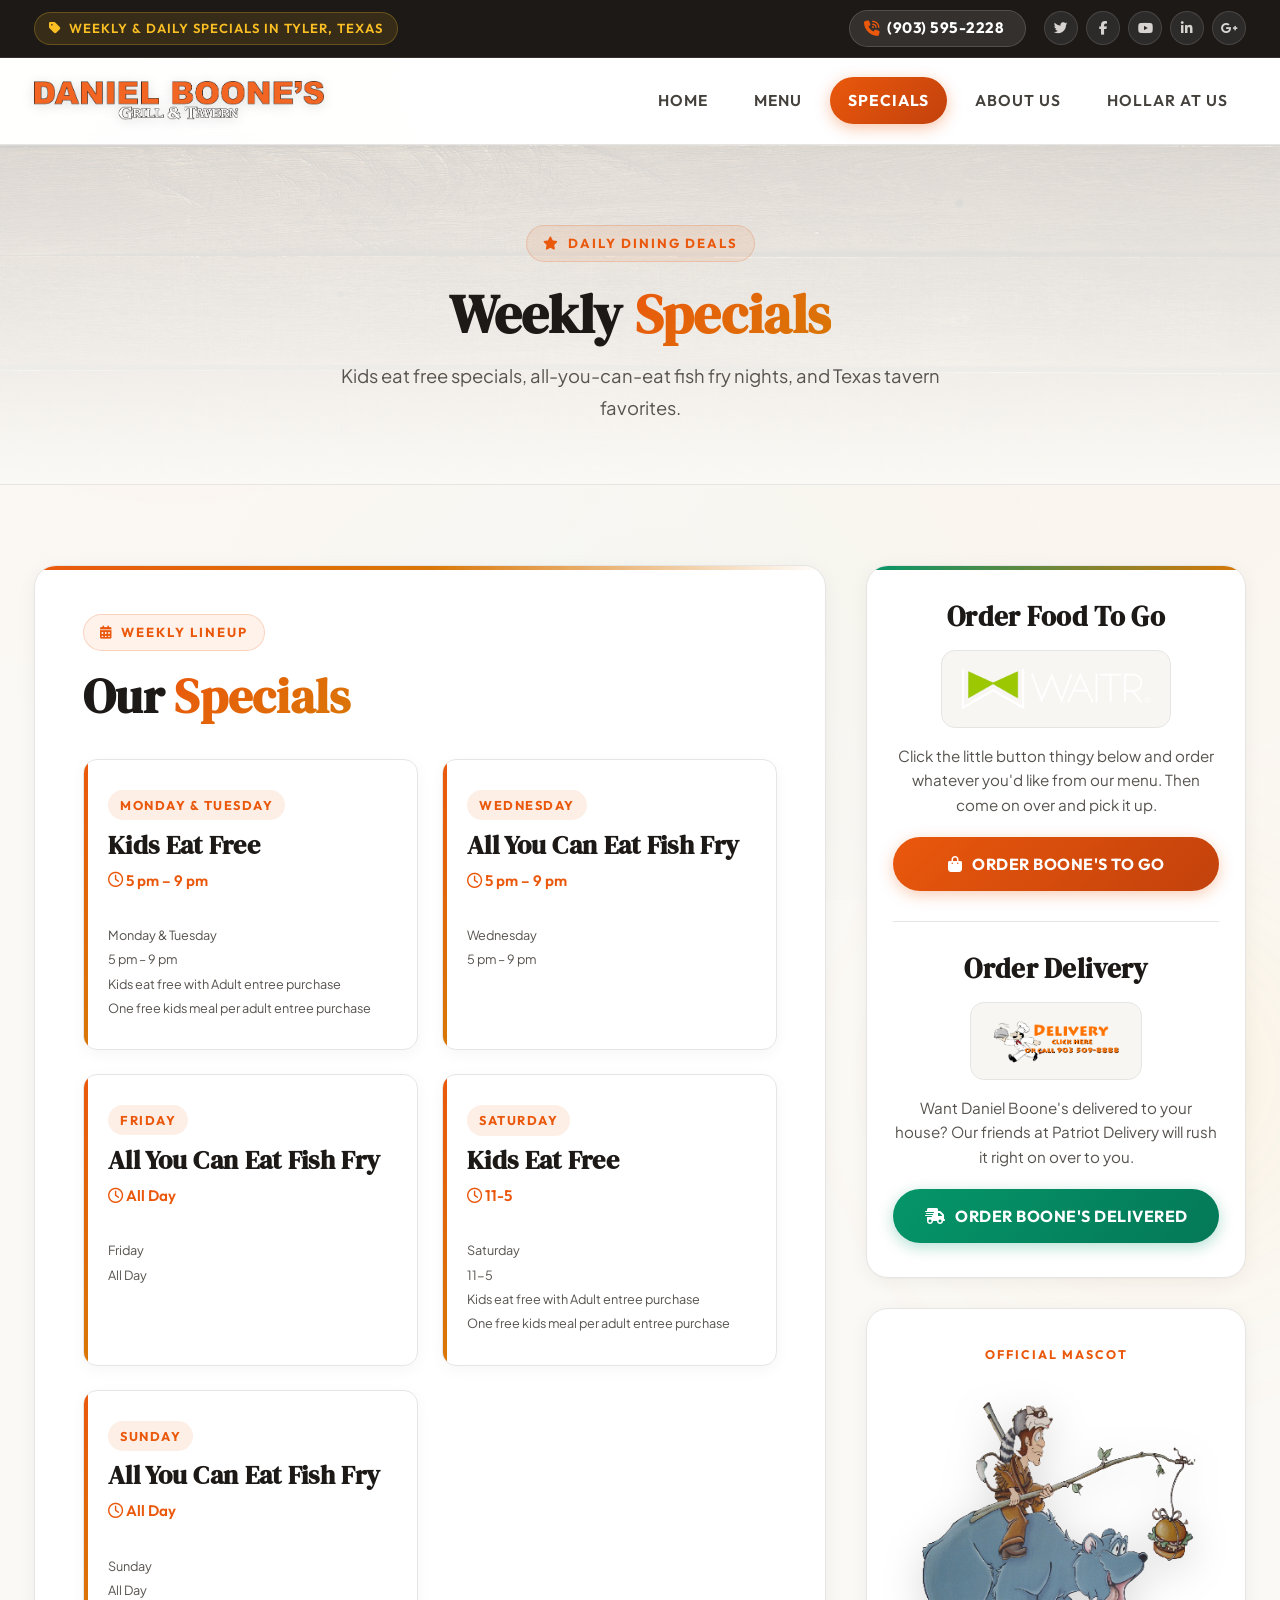
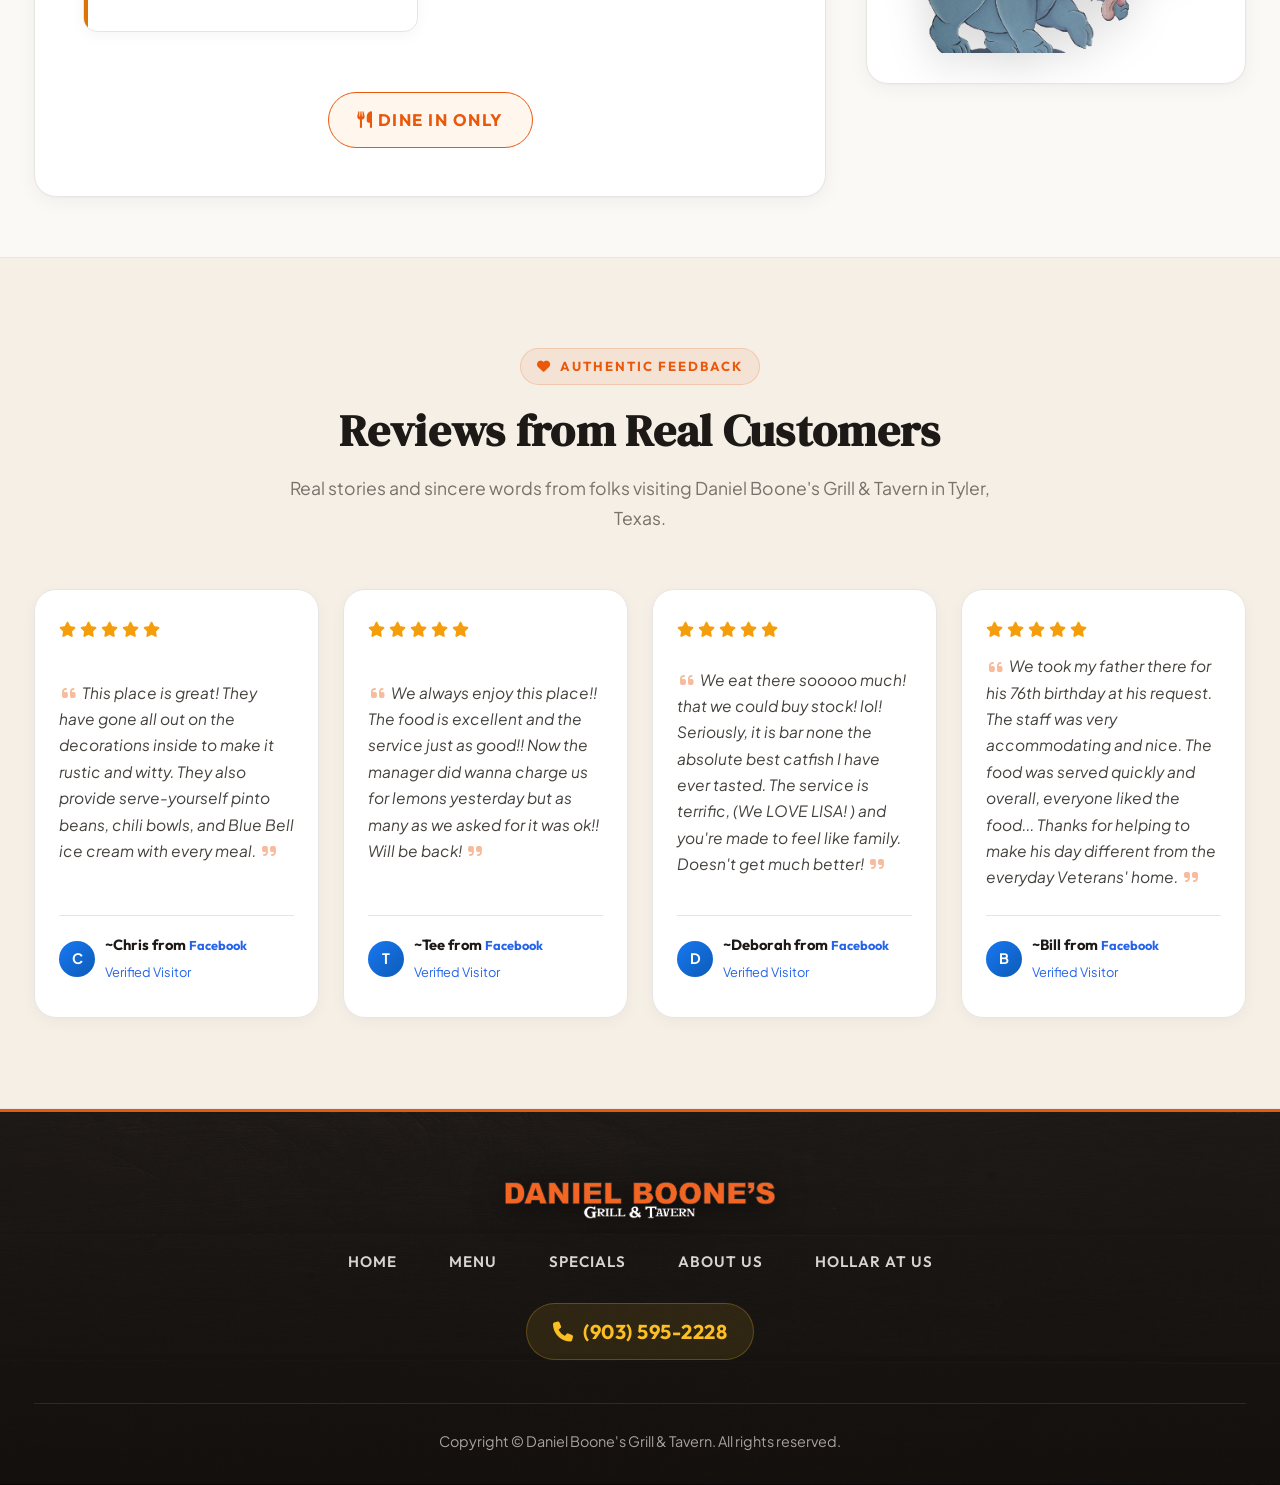
<file: specials.html>
<!DOCTYPE html>
<html lang="en">
<head>
  <meta charset="UTF-8">
  <meta http-equiv="X-UA-Compatible" content="IE=edge">
  <meta name="viewport" content="width=device-width, initial-scale=1.0">
  
  <title>Daniel Boone's Grill &amp; Tavern - Specials</title>
  <meta name="keywords" content="Tyler, Daniel Boone's, Bean and Burger, Bean &amp; Burger, Bar, Tavern, Grill, Chicken Fried Steak, Southern, Texas, restaurant, Fried Catfish, Kids eat free, cheap food, catfish, hamburger, cheeseburger, Albertsons, Across from Hobby Lobby, country cooking, beans, free ice crream, Blue Bell, fast food, Loop, Troup and the loop, Loop 323, East Texas Food, Azalea Trail, vising tyler, Tyler Vacation, Day Trip, Cold Beer, Football, Family friendly, food, chili beans, Juicy Burgers, cheeseburger, pork chops, vegetables, burger and fries, vip club, give a ways, facebook, twitter, where to eat in tyler, Daily Specials, Cheap, Weekly Specials, Specials">
  <link rel="shortcut icon" type="image/x-icon" href="images/favicon.ico">

  <!-- Google Fonts -->
  <link rel="preconnect" href="https://fonts.googleapis.com">
  <link rel="preconnect" href="https://fonts.gstatic.com" crossorigin>
  <link href="https://fonts.googleapis.com/css2?family=DM+Serif+Display:ital@0;1&family=Outfit:wght@400;500;600;700;800&family=Plus+Jakarta+Sans:wght@300;400;500;600;700&display=swap" rel="stylesheet">
  
  <!-- Font Awesome -->
  <link rel="stylesheet" href="https://cdnjs.cloudflare.com/ajax/libs/font-awesome/6.5.1/css/all.min.css" integrity="sha512-DTOQO9RWCH3ppGqcWaEA1BIZOC6xxalwEsw9c2QQeAIftl+Vegovlnee1c9QX4TctnWMn13TZye+giMm8e2LwA==" crossorigin="anonymous" referrerpolicy="no-referrer" />

  <!-- AOS Animation -->
  <link href="https://unpkg.com/aos@2.3.1/dist/aos.css" rel="stylesheet">

  <!-- Stylesheet -->
  <link rel="stylesheet" href="css/style.css">
</head>

<body>

  <!-- Ambient Glow -->
  <div class="ambient-glow" style="top: -100px; left: -100px;"></div>
  <div class="ambient-glow" style="top: 800px; right: -150px; background: radial-gradient(circle, rgba(245, 158, 11, 0.1) 0%, transparent 70%);"></div>

  <!-- Top Bar -->
  <header class="top-bar">
    <div class="container">
      <div class="top-bar-inner">
        <div class="top-badge">
          <i class="fa-solid fa-tag"></i> Weekly &amp; Daily Specials in Tyler, Texas
        </div>
        
        <div class="top-actions">
          <b>
            <a href="tel:903-595-2228" class="top-phone-link">
              <i class="fa-solid fa-phone-volume"></i> (903) 595-2228 &nbsp;
            </a>
          </b>

          <div class="top-socials">
            <a class="social-pill tw" href="https://twitter.com/danielboonestx" aria-label="Twitter" target="_blank" rel="noopener noreferrer">
              <i class="fa-brands fa-twitter"></i>
            </a>
            <a class="social-pill fb" href="https://www.facebook.com/danielboonesgrill" aria-label="Facebook" target="_blank" rel="noopener noreferrer">
              <i class="fa-brands fa-facebook-f"></i>
            </a>
            <a class="social-pill yt" href="#" aria-label="YouTube">
              <i class="fa-brands fa-youtube"></i>
            </a>
            <a class="social-pill li" href="#" aria-label="LinkedIn">
              <i class="fa-brands fa-linkedin-in"></i>
            </a>
            <a class="social-pill gp" href="#" aria-label="Google Plus">
              <i class="fa-brands fa-google-plus-g"></i>
            </a>
          </div>
        </div>
      </div>
    </div>
  </header>

  <!-- Navbar -->
  <nav class="header-nav-container" id="mainNavbar">
    <div class="container">
      <div class="nav-inner">
        <a class="brand-wrap" href="index.html">
          <img src="images/logo.png" alt="Daniel Boone's Grill &amp; Tavern Logo" class="brand-logo-img">
        </a>
        
        <button type="button" class="nav-mobile-btn" id="mobileMenuBtn" aria-label="Toggle navigation">
          <i class="fa-solid fa-bars-staggered"></i>
        </button>

        <ul class="nav-links-list" id="navLinksList">
          <li class="nav-link-item"><a href="index.html">HOME</a></li>
          <li class="nav-link-item"><a href="menu.html">MENU</a></li>
          <li class="nav-link-item active"><a href="specials.html">SPECIALS</a></li>
          <li class="nav-link-item"><a href="aboutus.html">ABOUT US</a></li>
          <li class="nav-link-item"><a href="contact.html">HOLLAR AT US</a></li>
        </ul>
      </div>
    </div>
  </nav>

  <!-- Page Hero Header -->
  <section class="page-hero-banner">
    <div class="container" data-aos="fade-up">
      <div class="section-eyebrow">
        <i class="fa-solid fa-star"></i> Daily Dining Deals
      </div>
      <h1 class="page-hero-title">Weekly <span>Specials</span></h1>
      <p class="page-hero-subtitle">Kids eat free specials, all-you-can-eat fish fry nights, and Texas tavern favorites.</p>
    </div>
  </section>

  <!-- Main Specials Content -->
  <main class="main-wrapper">
    <div class="container">
      <div class="bento-grid">
        
        <!-- Left Column: Specials Schedule Cards -->
        <section class="specials-main-col">
          
          <div class="story-card-modern" data-aos="fade-up">
            
            <div class="section-eyebrow">
              <i class="fa-solid fa-calendar-days"></i> Weekly Lineup
            </div>

            <h2 class="story-main-title">
              Our <span>Specials</span>
            </h2>

            <div class="specials-schedule-grid">
              
              <!-- Monday & Tuesday -->
              <div class="special-day-card" data-aos="fade-up" data-aos-delay="100">
                <div class="special-day-header">
                  <span class="special-day-badge">Monday &amp; Tuesday</span>
                  <h3>Kids Eat Free</h3>
                  <div class="special-time-slot">
                    <i class="fa-regular fa-clock"></i> 5 pm – 9 pm
                  </div>
                </div>
                <p class="small text-center"><small>Monday &amp; Tuesday<br>
                  5 pm – 9 pm<br>
                  Kids eat free with Adult entree purchase<br>
                  One free kids meal per adult entree purchase</small></p>
              </div>

              <!-- Wednesday -->
              <div class="special-day-card" data-aos="fade-up" data-aos-delay="200">
                <div class="special-day-header">
                  <span class="special-day-badge">Wednesday</span>
                  <h3>All You Can Eat Fish Fry</h3>
                  <div class="special-time-slot">
                    <i class="fa-regular fa-clock"></i> 5 pm – 9 pm
                  </div>
                </div>
                <p class="small text-center"><small>Wednesday<br>
                  5 pm – 9 pm</small></p>
              </div>

              <!-- Friday -->
              <div class="special-day-card" data-aos="fade-up" data-aos-delay="300">
                <div class="special-day-header">
                  <span class="special-day-badge">Friday</span>
                  <h3>All You Can Eat Fish Fry</h3>
                  <div class="special-time-slot">
                    <i class="fa-regular fa-clock"></i> All Day
                  </div>
                </div>
                <p class="small text-center"><small>Friday<br>
                  All Day</small></p>
              </div>

              <!-- Saturday -->
              <div class="special-day-card" data-aos="fade-up" data-aos-delay="400">
                <div class="special-day-header">
                  <span class="special-day-badge">Saturday</span>
                  <h3>Kids Eat Free</h3>
                  <div class="special-time-slot">
                    <i class="fa-regular fa-clock"></i> 11-5
                  </div>
                </div>
                <p class="small text-center"><small>Saturday<br>
                  11-5<br>
                  Kids eat free with Adult entree purchase<br>
                  One free kids meal per adult entree purchase</small></p>
              </div>

              <!-- Sunday -->
              <div class="special-day-card" data-aos="fade-up" data-aos-delay="500">
                <div class="special-day-header">
                  <span class="special-day-badge">Sunday</span>
                  <h3>All You Can Eat Fish Fry</h3>
                  <div class="special-time-slot">
                    <i class="fa-regular fa-clock"></i> All Day
                  </div>
                </div>
                <p class="small text-center"><small>Sunday<br>
                  All Day</small></p>
              </div>

            </div>

            <!-- Dine In Only Callout -->
            <div style="text-align: center; margin-top: 30px;" data-aos="zoom-in">
              <span class="dine-in-ribbon">
                <i class="fa-solid fa-utensils"></i> Dine In Only
              </span>
            </div>

          </div>

        </section>

        <!-- Right Column: Sidebar (Order To Go, Delivery, Bear) -->
        <aside class="sidebar-wrapper">
          
          <div class="order-hub-panel" data-aos="fade-left">
            
            <!-- Order Food To Go -->
            <div class="order-module">
              <h3>Order Food To Go</h3>
              <div class="order-logo-badge">
                <img src="images/waitr_white.png" alt="Order Daniel Boone's food to go">
              </div>
              <p>Click the little button thingy below and order whatever you'd like from our menu. Then come on over and pick it up.</p>
              <a class="btn-action btn-ember" href="https://waitrapp.com/restaurants/tx/tyler/daniel-boones-grill-tavern/3174" target="_blank" rel="noopener noreferrer" role="button">
                <i class="fa-solid fa-bag-shopping"></i> Order Boone's To Go
              </a>
            </div>

            <!-- Order Delivery -->
            <div class="order-module">
              <h3>Order Delivery</h3>
              <div class="order-logo-badge">
                <img src="images/prd.png" alt="Order Daniel Boone's food to go">
              </div>
              <p>Want Daniel Boone's delivered to your house? Our friends at Patriot Delivery will rush it right on over to you.</p>
              <a class="btn-action btn-emerald" href="https://www.patriotfooddelivery.com/order/restaurant/daniel-boones-grill--tavern-menu/9" target="_blank" rel="noopener noreferrer" role="button">
                <i class="fa-solid fa-truck-fast"></i> Order Boone's Delivered
              </a>
            </div>

          </div>

          <!-- Bear Mascot -->
          <div class="mascot-card" data-aos="fade-left" data-aos-delay="150">
            <span class="mascot-badge">Official Mascot</span>
            <img src="images/bear.png" alt="Daniel Boone Bear Mascot">
          </div>

        </aside>

      </div>
    </div>
  </main>

  <!-- Reviews Section -->
  <section class="testimonials-wrap">
    <div class="container">
      
      <div class="section-header-center" data-aos="fade-up">
        <div class="section-eyebrow">
          <i class="fa-solid fa-heart"></i> Authentic Feedback
        </div>
        <h3>Reviews from Real Customers</h3>
        <p>Real stories and sincere words from folks visiting Daniel Boone's Grill &amp; Tavern in Tyler, Texas.</p>
      </div>

      <div class="reviews-bento">
        
        <!-- Review 1 -->
        <div class="review-bubble-card" data-aos="fade-up" data-aos-delay="100">
          <div class="rating-row">
            <i class="fa-solid fa-star"></i><i class="fa-solid fa-star"></i><i class="fa-solid fa-star"></i><i class="fa-solid fa-star"></i><i class="fa-solid fa-star"></i>
          </div>
          <p class="review-quote-text">
            <i class="fa-solid fa-quote-left quote-icon"></i>
            This place is great! They have gone all out on the decorations inside to make it rustic and witty. They also provide serve-yourself pinto beans, chili bowls, and Blue Bell ice cream with every meal.
            <i class="fa-solid fa-quote-right quote-icon"></i>
          </p>
          <div class="review-author-footer">
            <div class="author-avatar-badge">C</div>
            <div class="author-info">
              <small><b>~Chris from <cite title="Source Title">Facebook</cite></b></small>
              <cite>Verified Visitor</cite>
            </div>
          </div>
        </div>

        <!-- Review 2 -->
        <div class="review-bubble-card" data-aos="fade-up" data-aos-delay="200">
          <div class="rating-row">
            <i class="fa-solid fa-star"></i><i class="fa-solid fa-star"></i><i class="fa-solid fa-star"></i><i class="fa-solid fa-star"></i><i class="fa-solid fa-star"></i>
          </div>
          <p class="review-quote-text">
            <i class="fa-solid fa-quote-left quote-icon"></i>
            We always enjoy this place!! The food is excellent and the service just as good!! Now the manager did wanna charge us for lemons yesterday but as many as we asked for it was ok!! Will be back!
            <i class="fa-solid fa-quote-right quote-icon"></i>
          </p>
          <div class="review-author-footer">
            <div class="author-avatar-badge">T</div>
            <div class="author-info">
              <small><b>~Tee from <cite title="Source Title">Facebook</cite></b></small>
              <cite>Verified Visitor</cite>
            </div>
          </div>
        </div>

        <!-- Review 3 -->
        <div class="review-bubble-card" data-aos="fade-up" data-aos-delay="300">
          <div class="rating-row">
            <i class="fa-solid fa-star"></i><i class="fa-solid fa-star"></i><i class="fa-solid fa-star"></i><i class="fa-solid fa-star"></i><i class="fa-solid fa-star"></i>
          </div>
          <p class="review-quote-text">
            <i class="fa-solid fa-quote-left quote-icon"></i>
            We eat there sooooo much! that we could buy stock! lol! Seriously, it is bar none the absolute best catfish I have ever tasted. The service is terrific, (We LOVE LISA! ) and you're made to feel like family. Doesn't get much better!
            <i class="fa-solid fa-quote-right quote-icon"></i>
          </p>
          <div class="review-author-footer">
            <div class="author-avatar-badge">D</div>
            <div class="author-info">
              <small><b>~Deborah from <cite title="Source Title">Facebook</cite></b></small>
              <cite>Verified Visitor</cite>
            </div>
          </div>
        </div>

        <!-- Review 4 -->
        <div class="review-bubble-card" data-aos="fade-up" data-aos-delay="400">
          <div class="rating-row">
            <i class="fa-solid fa-star"></i><i class="fa-solid fa-star"></i><i class="fa-solid fa-star"></i><i class="fa-solid fa-star"></i><i class="fa-solid fa-star"></i>
          </div>
          <p class="review-quote-text">
            <i class="fa-solid fa-quote-left quote-icon"></i>
            We took my father there for his 76th birthday at his request. The staff was very accommodating and nice. The food was served quickly and overall, everyone liked the food... Thanks for helping to make his day different from the everyday Veterans' home.
            <i class="fa-solid fa-quote-right quote-icon"></i>
          </p>
          <div class="review-author-footer">
            <div class="author-avatar-badge">B</div>
            <div class="author-info">
              <small><b>~Bill from <cite title="Source Title">Facebook</cite></b></small>
              <cite>Verified Visitor</cite>
            </div>
          </div>
        </div>

      </div>
    </div>
  </section>

  <!-- Footer -->
  <footer class="modern-footer">
    <div class="container">
      <div class="footer-flex-row">
        
        <a href="index.html">
          <img src="images/logo.png" alt="Daniel Boone's Grill &amp; Tavern" class="footer-brand-logo">
        </a>

        <ul class="footer-nav-menu">
          <li><a href="index.html">HOME</a></li>
          <li><a href="menu.html">MENU</a></li>
          <li><a href="specials.html">SPECIALS</a></li>
          <li><a href="aboutus.html">ABOUT US</a></li>
          <li><a href="contact.html">HOLLAR AT US</a></li>
        </ul>

        <a href="tel:903-595-2228" class="footer-phone-cta">
          <i class="fa-solid fa-phone"></i> (903) 595-2228
        </a>

        <div class="footer-bottom-copy">
          <p>Copyright &copy; Daniel Boone's Grill &amp; Tavern. All rights reserved.</p>
        </div>

      </div>
    </div>
  </footer>

  <!-- Floating Back to Top -->
  <button type="button" class="back-top-float" id="backTopBtn" aria-label="Back to Top">
    <i class="fa-solid fa-arrow-up"></i>
  </button>

  <!-- AOS Script -->
  <script src="https://unpkg.com/aos@2.3.1/dist/aos.js"></script>
  <!-- Main Script -->
  <script src="js/main.js"></script>
</body>
</html>
</file>
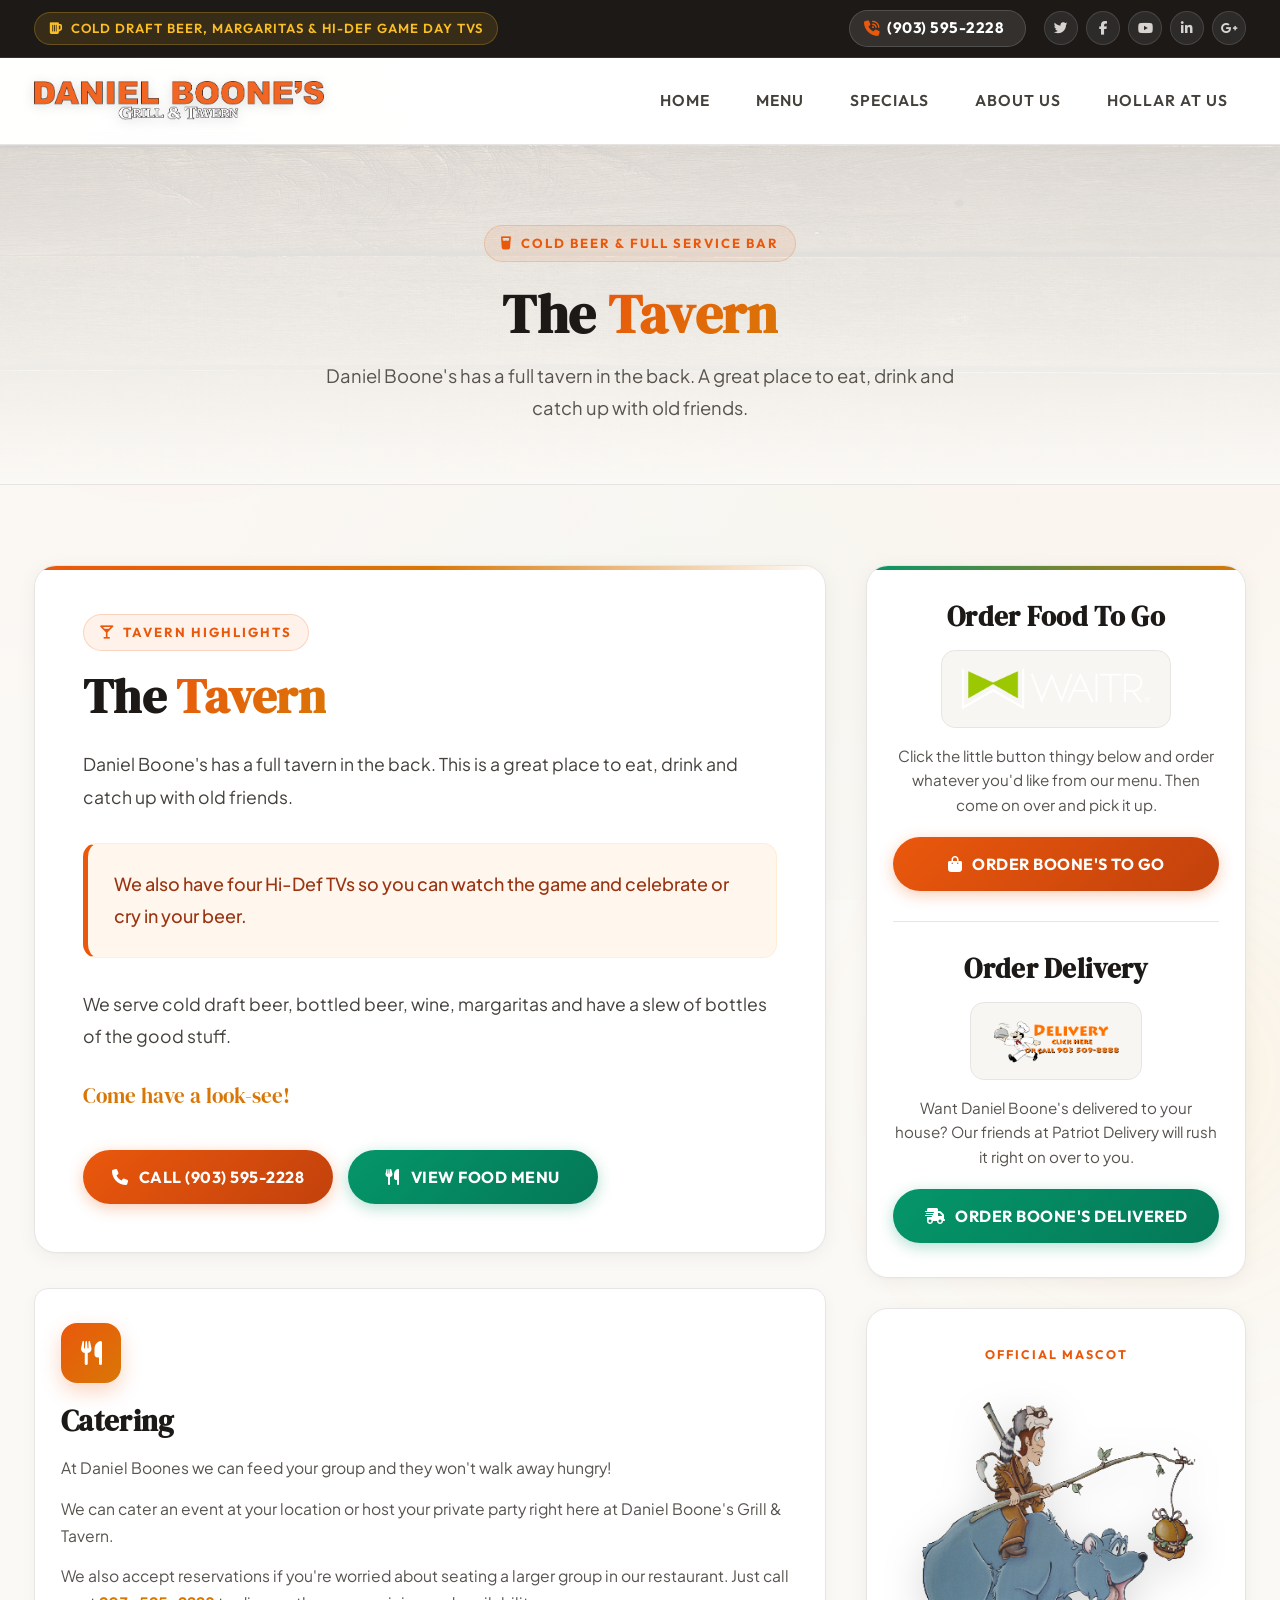
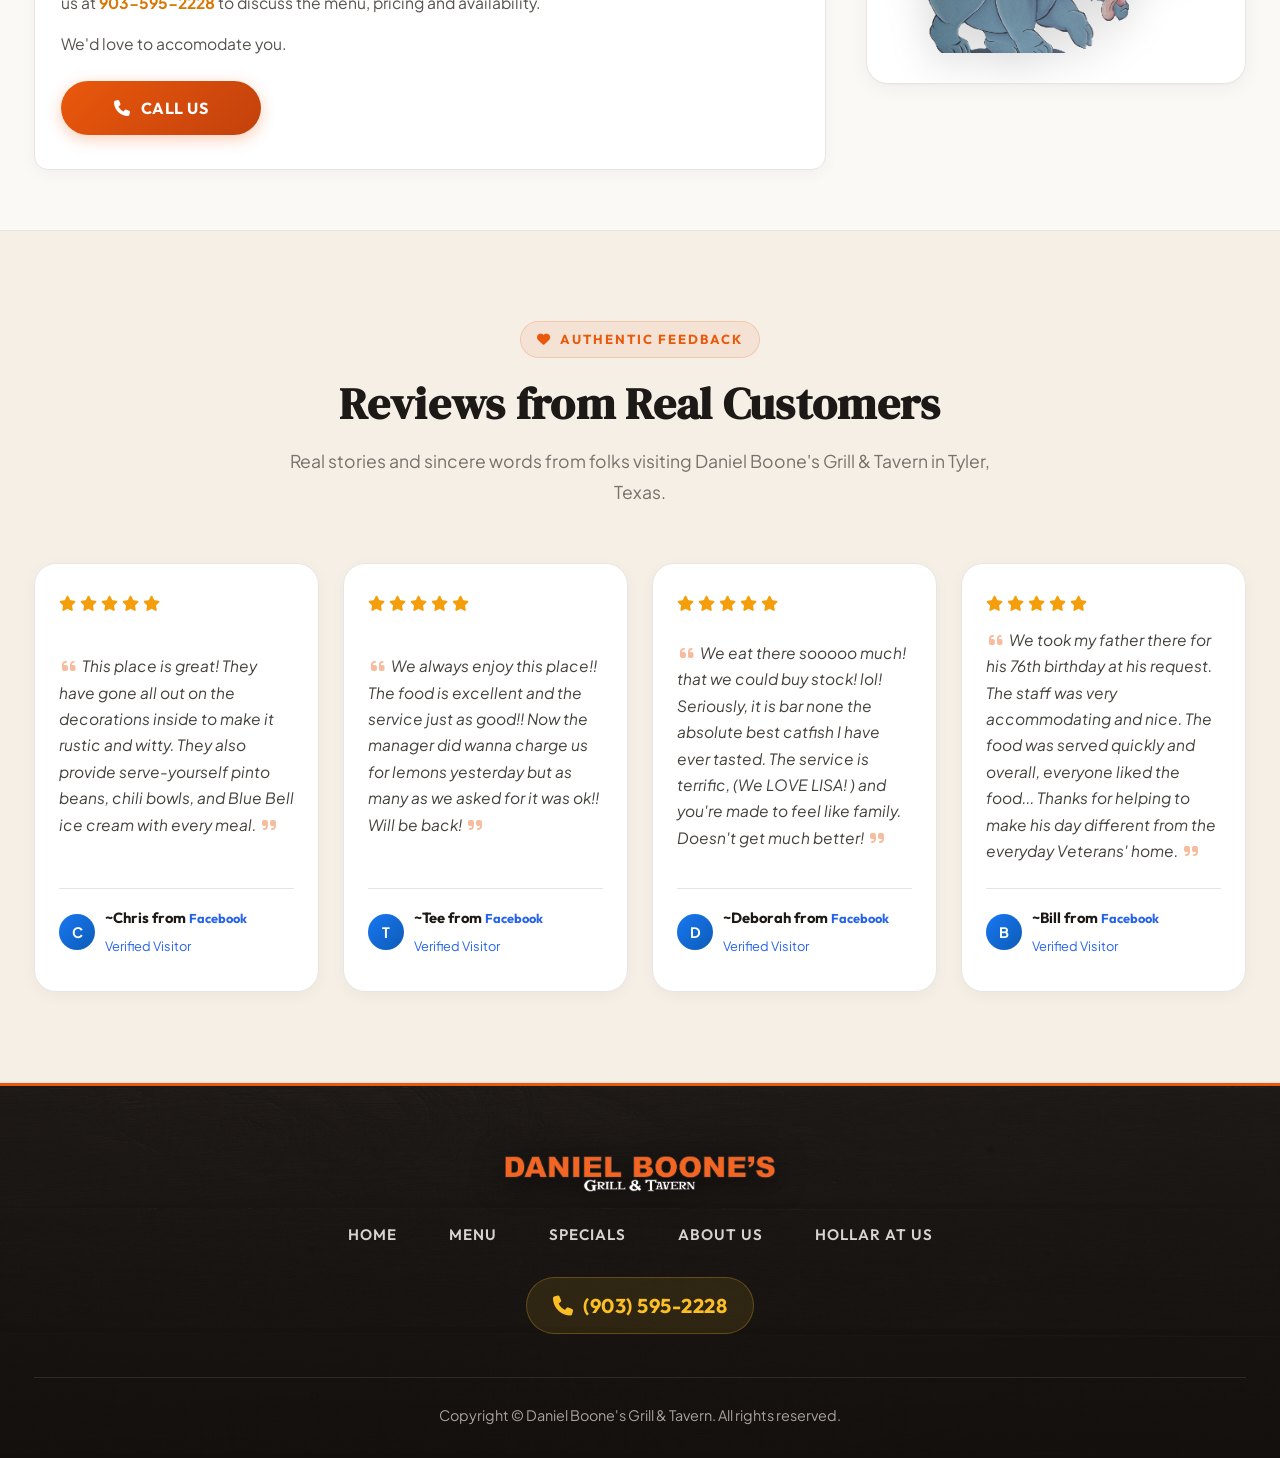
<file: tavern.html>
<!DOCTYPE html>
<html lang="en">
<head>
  <meta charset="UTF-8">
  <meta http-equiv="X-UA-Compatible" content="IE=edge">
  <meta name="viewport" content="width=device-width, initial-scale=1.0">
  
  <title>Daniel Boone's Grill &amp; Tavern - The Tavern</title>
  <meta name="keywords" content="Tyler, Daniel Boone's, Bean and Burger, Bean &amp; Burger, Bar, Tavern, Grill, Chicken Fried Steak, Southern, Texas, restaurant, Fried Catfish, Kids eat free, cheap food, catfish, hamburger, cheeseburger, Albertsons, Across from Hobby Lobby, country cooking, beans, free ice crream, Blue Bell, fast food, Loop, Troup and the loop, Loop 323, East Texas Food, Azalea Trail, vising tyler, Tyler Vacation, Day Trip, Cold Beer, Football, Family friendly, food, chili beans, Juicy Burgers, cheeseburger, pork chops, vegetables, burger and fries, vip club, give a ways, facebook, twitter, where to eat in tyler, Daily Specials, Cheap, Weekly Specials, Specials">
  <link rel="shortcut icon" type="image/x-icon" href="images/favicon.ico">

  <!-- Google Fonts -->
  <link rel="preconnect" href="https://fonts.googleapis.com">
  <link rel="preconnect" href="https://fonts.gstatic.com" crossorigin>
  <link href="https://fonts.googleapis.com/css2?family=DM+Serif+Display:ital@0;1&family=Outfit:wght@400;500;600;700;800&family=Plus+Jakarta+Sans:wght@300;400;500;600;700&display=swap" rel="stylesheet">
  
  <!-- Font Awesome -->
  <link rel="stylesheet" href="https://cdnjs.cloudflare.com/ajax/libs/font-awesome/6.5.1/css/all.min.css" integrity="sha512-DTOQO9RWCH3ppGqcWaEA1BIZOC6xxalwEsw9c2QQeAIftl+Vegovlnee1c9QX4TctnWMn13TZye+giMm8e2LwA==" crossorigin="anonymous" referrerpolicy="no-referrer" />

  <!-- AOS Animation -->
  <link href="https://unpkg.com/aos@2.3.1/dist/aos.css" rel="stylesheet">

  <!-- Stylesheet -->
  <link rel="stylesheet" href="css/style.css">
</head>

<body>

  <!-- Ambient Glow -->
  <div class="ambient-glow" style="top: -100px; left: -100px;"></div>
  <div class="ambient-glow" style="top: 800px; right: -150px; background: radial-gradient(circle, rgba(245, 158, 11, 0.1) 0%, transparent 70%);"></div>

  <!-- Top Bar -->
  <header class="top-bar">
    <div class="container">
      <div class="top-bar-inner">
        <div class="top-badge">
          <i class="fa-solid fa-beer-mug-empty"></i> Cold Draft Beer, Margaritas &amp; Hi-Def Game Day TVs
        </div>
        
        <div class="top-actions">
          <b>
            <a href="tel:903-595-2228" class="top-phone-link">
              <i class="fa-solid fa-phone-volume"></i> (903) 595-2228 &nbsp;
            </a>
          </b>

          <div class="top-socials">
            <a class="social-pill tw" href="https://twitter.com/danielboonestx" aria-label="Twitter" target="_blank" rel="noopener noreferrer">
              <i class="fa-brands fa-twitter"></i>
            </a>
            <a class="social-pill fb" href="https://www.facebook.com/danielboonesgrill" aria-label="Facebook" target="_blank" rel="noopener noreferrer">
              <i class="fa-brands fa-facebook-f"></i>
            </a>
            <a class="social-pill yt" href="#" aria-label="YouTube">
              <i class="fa-brands fa-youtube"></i>
            </a>
            <a class="social-pill li" href="#" aria-label="LinkedIn">
              <i class="fa-brands fa-linkedin-in"></i>
            </a>
            <a class="social-pill gp" href="#" aria-label="Google Plus">
              <i class="fa-brands fa-google-plus-g"></i>
            </a>
          </div>
        </div>
      </div>
    </div>
  </header>

  <!-- Navbar -->
  <nav class="header-nav-container" id="mainNavbar">
    <div class="container">
      <div class="nav-inner">
        <a class="brand-wrap" href="index.html">
          <img src="images/logo.png" alt="Daniel Boone's Grill &amp; Tavern Logo" class="brand-logo-img">
        </a>
        
        <button type="button" class="nav-mobile-btn" id="mobileMenuBtn" aria-label="Toggle navigation">
          <i class="fa-solid fa-bars-staggered"></i>
        </button>

        <ul class="nav-links-list" id="navLinksList">
          <li class="nav-link-item"><a href="index.html">HOME</a></li>
          <li class="nav-link-item"><a href="menu.html">MENU</a></li>
          <li class="nav-link-item"><a href="specials.html">SPECIALS</a></li>
          <li class="nav-link-item"><a href="aboutus.html">ABOUT US</a></li>
          <li class="nav-link-item"><a href="contact.html">HOLLAR AT US</a></li>
        </ul>
      </div>
    </div>
  </nav>

  <!-- Page Hero Header -->
  <section class="page-hero-banner">
    <div class="container" data-aos="fade-up">
      <div class="section-eyebrow">
        <i class="fa-solid fa-glass-water"></i> Cold Beer &amp; Full Service Bar
      </div>
      <h1 class="page-hero-title">The <span>Tavern</span></h1>
      <p class="page-hero-subtitle">Daniel Boone's has a full tavern in the back. A great place to eat, drink and catch up with old friends.</p>
    </div>
  </section>

  <!-- Main Content -->
  <main class="main-wrapper">
    <div class="container">
      <div class="bento-grid">
        
        <!-- Left Column: The Tavern Feature & Story -->
        <section class="tavern-main-col">
          
          <div class="story-card-modern" data-aos="fade-up">
            
            <div class="section-eyebrow">
              <i class="fa-solid fa-martini-glass"></i> Tavern Highlights
            </div>

            <h2 class="story-main-title">
              The <span>Tavern</span>
            </h2>

            <div class="story-text-group">
              <p>Daniel Boone's has a full tavern in the back. This is a great place to eat, drink and catch up with old friends.</p>

              <div class="special-offer-card" data-aos="zoom-in">
                <p>We also have four Hi-Def TVs so you can watch the game and celebrate or cry in your beer.</p>
              </div>

              <p>We serve cold draft beer, bottled beer, wine, margaritas and have a slew of bottles of the good stuff.</p>

              <p style="font-size: 1.3rem; font-family: var(--font-serif); color: var(--accent-gold);">Come have a look-see!</p>
            </div>

            <!-- Tavern Action Row -->
            <div style="margin-top: 35px; display: flex; gap: 15px; flex-wrap: wrap;">
              <a class="btn-action btn-ember" href="tel:903-595-2228" style="max-width: 250px;" role="button">
                <i class="fa-solid fa-phone"></i> Call (903) 595-2228
              </a>
              <a class="btn-action btn-emerald" href="menu.html" style="max-width: 250px;" role="button">
                <i class="fa-solid fa-utensils"></i> View Food Menu
              </a>
            </div>

          </div>

          <!-- Catering Card for Consistency -->
          <div class="feature-card-glow" style="margin-top: 35px;" data-aos="fade-up" data-aos-delay="150">
            <div class="feature-icon-badge">
              <i class="fa-solid fa-utensils"></i>
            </div>
            <h3>Catering</h3>
            <p>At Daniel Boones we can feed your group and they won't walk away hungry!</p>
            <p>We can cater an event at your location or host your private party right here at Daniel Boone's Grill &amp; Tavern.</p>
            <p>We also accept reservations if you're worried about seating a larger group in our restaurant. Just call us at <a href="tel:903-595-2228" style="color:var(--accent-gold); font-weight:700;">903-595-2228</a> to discuss the menu, pricing and availability.</p>
            <p>We'd love to accomodate you.</p>
            <a class="btn-action btn-ember btn-feature" href="tel:903-595-2228" style="max-width: 200px;" role="button">
              <i class="fa-solid fa-phone"></i> Call Us
            </a>
          </div>

        </section>

        <!-- Right Column: Sidebar (Order To Go, Delivery, Bear) -->
        <aside class="sidebar-wrapper">
          
          <div class="order-hub-panel" data-aos="fade-left">
            
            <!-- Order Food To Go -->
            <div class="order-module">
              <h3>Order Food To Go</h3>
              <div class="order-logo-badge">
                <img src="images/waitr_white.png" alt="Order Daniel Boone's food to go">
              </div>
              <p>Click the little button thingy below and order whatever you'd like from our menu. Then come on over and pick it up.</p>
              <a class="btn-action btn-ember" href="https://waitrapp.com/restaurants/tx/tyler/daniel-boones-grill-tavern/3174" target="_blank" rel="noopener noreferrer" role="button">
                <i class="fa-solid fa-bag-shopping"></i> Order Boone's To Go
              </a>
            </div>

            <!-- Order Delivery -->
            <div class="order-module">
              <h3>Order Delivery</h3>
              <div class="order-logo-badge">
                <img src="images/prd.png" alt="Order Daniel Boone's food to go">
              </div>
              <p>Want Daniel Boone's delivered to your house? Our friends at Patriot Delivery will rush it right on over to you.</p>
              <a class="btn-action btn-emerald" href="https://www.patriotfooddelivery.com/order/restaurant/daniel-boones-grill--tavern-menu/9" target="_blank" rel="noopener noreferrer" role="button">
                <i class="fa-solid fa-truck-fast"></i> Order Boone's Delivered
              </a>
            </div>

          </div>

          <!-- Bear Mascot -->
          <div class="mascot-card" data-aos="fade-left" data-aos-delay="150">
            <span class="mascot-badge">Official Mascot</span>
            <img src="images/bear.png" alt="Daniel Boone Bear Mascot">
          </div>

        </aside>

      </div>
    </div>
  </main>

  <!-- Reviews Section -->
  <section class="testimonials-wrap">
    <div class="container">
      
      <div class="section-header-center" data-aos="fade-up">
        <div class="section-eyebrow">
          <i class="fa-solid fa-heart"></i> Authentic Feedback
        </div>
        <h3>Reviews from Real Customers</h3>
        <p>Real stories and sincere words from folks visiting Daniel Boone's Grill &amp; Tavern in Tyler, Texas.</p>
      </div>

      <div class="reviews-bento">
        
        <!-- Review 1 -->
        <div class="review-bubble-card" data-aos="fade-up" data-aos-delay="100">
          <div class="rating-row">
            <i class="fa-solid fa-star"></i><i class="fa-solid fa-star"></i><i class="fa-solid fa-star"></i><i class="fa-solid fa-star"></i><i class="fa-solid fa-star"></i>
          </div>
          <p class="review-quote-text">
            <i class="fa-solid fa-quote-left quote-icon"></i>
            This place is great! They have gone all out on the decorations inside to make it rustic and witty. They also provide serve-yourself pinto beans, chili bowls, and Blue Bell ice cream with every meal.
            <i class="fa-solid fa-quote-right quote-icon"></i>
          </p>
          <div class="review-author-footer">
            <div class="author-avatar-badge">C</div>
            <div class="author-info">
              <small><b>~Chris from <cite title="Source Title">Facebook</cite></b></small>
              <cite>Verified Visitor</cite>
            </div>
          </div>
        </div>

        <!-- Review 2 -->
        <div class="review-bubble-card" data-aos="fade-up" data-aos-delay="200">
          <div class="rating-row">
            <i class="fa-solid fa-star"></i><i class="fa-solid fa-star"></i><i class="fa-solid fa-star"></i><i class="fa-solid fa-star"></i><i class="fa-solid fa-star"></i>
          </div>
          <p class="review-quote-text">
            <i class="fa-solid fa-quote-left quote-icon"></i>
            We always enjoy this place!! The food is excellent and the service just as good!! Now the manager did wanna charge us for lemons yesterday but as many as we asked for it was ok!! Will be back!
            <i class="fa-solid fa-quote-right quote-icon"></i>
          </p>
          <div class="review-author-footer">
            <div class="author-avatar-badge">T</div>
            <div class="author-info">
              <small><b>~Tee from <cite title="Source Title">Facebook</cite></b></small>
              <cite>Verified Visitor</cite>
            </div>
          </div>
        </div>

        <!-- Review 3 -->
        <div class="review-bubble-card" data-aos="fade-up" data-aos-delay="300">
          <div class="rating-row">
            <i class="fa-solid fa-star"></i><i class="fa-solid fa-star"></i><i class="fa-solid fa-star"></i><i class="fa-solid fa-star"></i><i class="fa-solid fa-star"></i>
          </div>
          <p class="review-quote-text">
            <i class="fa-solid fa-quote-left quote-icon"></i>
            We eat there sooooo much! that we could buy stock! lol! Seriously, it is bar none the absolute best catfish I have ever tasted. The service is terrific, (We LOVE LISA! ) and you're made to feel like family. Doesn't get much better!
            <i class="fa-solid fa-quote-right quote-icon"></i>
          </p>
          <div class="review-author-footer">
            <div class="author-avatar-badge">D</div>
            <div class="author-info">
              <small><b>~Deborah from <cite title="Source Title">Facebook</cite></b></small>
              <cite>Verified Visitor</cite>
            </div>
          </div>
        </div>

        <!-- Review 4 -->
        <div class="review-bubble-card" data-aos="fade-up" data-aos-delay="400">
          <div class="rating-row">
            <i class="fa-solid fa-star"></i><i class="fa-solid fa-star"></i><i class="fa-solid fa-star"></i><i class="fa-solid fa-star"></i><i class="fa-solid fa-star"></i>
          </div>
          <p class="review-quote-text">
            <i class="fa-solid fa-quote-left quote-icon"></i>
            We took my father there for his 76th birthday at his request. The staff was very accommodating and nice. The food was served quickly and overall, everyone liked the food... Thanks for helping to make his day different from the everyday Veterans' home.
            <i class="fa-solid fa-quote-right quote-icon"></i>
          </p>
          <div class="review-author-footer">
            <div class="author-avatar-badge">B</div>
            <div class="author-info">
              <small><b>~Bill from <cite title="Source Title">Facebook</cite></b></small>
              <cite>Verified Visitor</cite>
            </div>
          </div>
        </div>

      </div>
    </div>
  </section>

  <!-- Footer -->
  <footer class="modern-footer">
    <div class="container">
      <div class="footer-flex-row">
        
        <a href="index.html">
          <img src="images/logo.png" alt="Daniel Boone's Grill &amp; Tavern" class="footer-brand-logo">
        </a>

        <ul class="footer-nav-menu">
          <li><a href="index.html">HOME</a></li>
          <li><a href="menu.html">MENU</a></li>
          <li><a href="specials.html">SPECIALS</a></li>
          <li><a href="aboutus.html">ABOUT US</a></li>
          <li><a href="contact.html">HOLLAR AT US</a></li>
        </ul>

        <a href="tel:903-595-2228" class="footer-phone-cta">
          <i class="fa-solid fa-phone"></i> (903) 595-2228
        </a>

        <div class="footer-bottom-copy">
          <p>Copyright &copy; Daniel Boone's Grill &amp; Tavern. All rights reserved.</p>
        </div>

      </div>
    </div>
  </footer>

  <!-- Floating Back to Top -->
  <button type="button" class="back-top-float" id="backTopBtn" aria-label="Back to Top">
    <i class="fa-solid fa-arrow-up"></i>
  </button>

  <!-- AOS Script -->
  <script src="https://unpkg.com/aos@2.3.1/dist/aos.js"></script>
  <!-- Main Script -->
  <script src="js/main.js"></script>
</body>
</html>
</file>
<file: css/style.css>
/* ==========================================================================
   DANIEL BOONE'S GRILL & TAVERN - LUXURY WHITE THEME
   Theme: Elegant Southern Bistro & Modern Light Texas Tavern
   Palette: Alabaster White (#FFFFFF), Warm Parchment (#F7F4EE), 
            Deep Espresso (#1C1917), Texas Ember (#EA580C), Rich Honey (#D97706)
   ========================================================================== */

:root {
  --bg-main: #FBF9F5;
  --bg-surface: #F3EFEA;
  --bg-card: #FFFFFF;
  --bg-card-hover: #FFFFFF;
  --bg-glass: rgba(255, 255, 255, 0.95);
  
  --accent-gold: #D97706;
  --accent-gold-glow: rgba(217, 119, 6, 0.2);
  --accent-ember: #EA580C;
  --accent-ember-hover: #c2410c;
  --accent-ember-glow: rgba(234, 88, 12, 0.25);
  
  --accent-emerald: #059669;
  --accent-emerald-hover: #047857;
  --accent-emerald-glow: rgba(5, 150, 105, 0.2);
  
  --text-heading: #1C1917;
  --text-body: #44403C;
  --text-muted: #78716C;
  --text-highlight: #B45309;
  
  --border-subtle: #E7E5E4;
  --border-glow: rgba(234, 88, 12, 0.35);
  
  --font-serif: 'DM Serif Display', Georgia, serif;
  --font-sans: 'Plus Jakarta Sans', -apple-system, BlinkMacSystemFont, sans-serif;
  --font-display: 'Outfit', sans-serif;
  
  --shadow-card: 0 4px 20px rgba(0, 0, 0, 0.05), 0 1px 3px rgba(0, 0, 0, 0.03);
  --shadow-hover: 0 16px 36px rgba(234, 88, 12, 0.12), 0 0 0 1px rgba(234, 88, 12, 0.25);
  --shadow-glow: 0 0 25px var(--accent-ember-glow);
  
  --radius-sm: 8px;
  --radius-md: 14px;
  --radius-lg: 22px;
  --radius-full: 9999px;
  
  --transition: all 0.3s cubic-bezier(0.16, 1, 0.3, 1);
}

*, *::before, *::after {
  box-sizing: border-box;
  margin: 0;
  padding: 0;
}

html {
  scroll-behavior: smooth;
}

body {
  font-family: var(--font-sans);
  font-size: 16px;
  line-height: 1.75;
  color: var(--text-body);
  background-color: var(--bg-main);
  overflow-x: hidden;
  background-image: 
    radial-gradient(circle at 12% 15%, rgba(234, 88, 12, 0.035) 0%, transparent 45%),
    radial-gradient(circle at 88% 45%, rgba(217, 119, 6, 0.035) 0%, transparent 50%),
    radial-gradient(circle at 50% 80%, rgba(5, 150, 105, 0.025) 0%, transparent 50%);
  background-attachment: fixed;
  -webkit-font-smoothing: antialiased;
}

/* Ambient Hearth Glow Effect */
.ambient-glow {
  position: absolute;
  width: 550px;
  height: 550px;
  border-radius: 50%;
  background: radial-gradient(circle, rgba(234, 88, 12, 0.07) 0%, transparent 70%);
  filter: blur(80px);
  pointer-events: none;
  z-index: 0;
}

img {
  max-width: 100%;
  height: auto;
  display: block;
}

a {
  color: var(--accent-ember);
  text-decoration: none;
  transition: var(--transition);
}

a:hover {
  color: var(--accent-ember-hover);
}

h1, h2, h3, h4, h5, h6 {
  font-family: var(--font-serif);
  color: var(--text-heading);
  letter-spacing: 0.3px;
  line-height: 1.25;
}

.container {
  width: 100%;
  max-width: 1260px;
  margin-left: auto;
  margin-right: auto;
  padding-left: 24px;
  padding-right: 24px;
  position: relative;
  z-index: 1;
}

/* ==========================================================================
   TOP BAR (ANNOUNCEMENT, PHONE, SOCIALS)
   ========================================================================== */
.top-bar {
  background: #1C1917;
  border-bottom: 1px solid rgba(255, 255, 255, 0.1);
  padding: 10px 0;
  font-size: 0.88rem;
  position: relative;
  z-index: 1001;
  color: #F5F5F4;
}

.top-bar-inner {
  display: flex;
  justify-content: space-between;
  align-items: center;
  flex-wrap: wrap;
  gap: 14px;
}

.top-badge {
  display: inline-flex;
  align-items: center;
  gap: 8px;
  color: #FBBF24;
  font-family: var(--font-display);
  font-weight: 600;
  font-size: 0.82rem;
  letter-spacing: 1px;
  text-transform: uppercase;
  background: rgba(251, 191, 36, 0.12);
  padding: 4px 14px;
  border-radius: var(--radius-full);
  border: 1px solid rgba(251, 191, 36, 0.25);
}

.top-actions {
  display: flex;
  align-items: center;
  gap: 18px;
}

.top-phone-link {
  display: inline-flex;
  align-items: center;
  gap: 8px;
  color: #FFFFFF;
  font-weight: 700;
  font-family: var(--font-display);
  font-size: 0.95rem;
  letter-spacing: 0.5px;
  padding: 4px 14px;
  background: rgba(255, 255, 255, 0.1);
  border-radius: var(--radius-full);
  border: 1px solid rgba(255, 255, 255, 0.15);
  transition: var(--transition);
}

.top-phone-link i {
  color: var(--accent-ember);
}

.top-phone-link:hover {
  color: #FFFFFF;
  border-color: var(--accent-ember);
  box-shadow: 0 0 15px var(--accent-ember-glow);
}

.top-socials {
  display: flex;
  align-items: center;
  gap: 8px;
}

.social-pill {
  width: 34px;
  height: 34px;
  border-radius: 50%;
  background: rgba(255, 255, 255, 0.08);
  border: 1px solid rgba(255, 255, 255, 0.12);
  color: #D6D3D1;
  display: inline-flex;
  align-items: center;
  justify-content: center;
  font-size: 0.85rem;
  transition: var(--transition);
}

.social-pill:hover {
  color: #ffffff;
  transform: translateY(-3px) scale(1.08);
}

.social-pill.tw:hover { background: #1da1f2; border-color: #1da1f2; }
.social-pill.fb:hover { background: #1877f2; border-color: #1877f2; }
.social-pill.yt:hover { background: #ff0000; border-color: #ff0000; }
.social-pill.li:hover { background: #0077b5; border-color: #0077b5; }
.social-pill.gp:hover { background: #ea4335; border-color: #ea4335; }

/* ==========================================================================
   NAVIGATION BAR (WHITE GLASS)
   ========================================================================== */
.header-nav-container {
  position: sticky;
  top: 0;
  z-index: 1000;
  backdrop-filter: blur(20px);
  -webkit-backdrop-filter: blur(20px);
  background: var(--bg-glass);
  border-bottom: 1px solid var(--border-subtle);
  box-shadow: 0 2px 12px rgba(0, 0, 0, 0.04);
  transition: var(--transition);
}

.header-nav-container.scrolled {
  background: rgba(255, 255, 255, 0.98);
  box-shadow: 0 10px 25px rgba(0, 0, 0, 0.08);
}

.nav-inner {
  display: flex;
  align-items: center;
  justify-content: space-between;
  min-height: 86px;
}

.brand-wrap {
  display: flex;
  align-items: center;
}

.brand-logo-img {
  width: 290px;
  max-width: 100%;
  filter: drop-shadow(0 2px 6px rgba(0, 0, 0, 0.12));
  transition: var(--transition);
}

.brand-logo-img:hover {
  transform: scale(1.02);
}

.nav-links-list {
  display: flex;
  align-items: center;
  list-style: none;
  gap: 10px;
}

.nav-link-item a {
  font-family: var(--font-display);
  font-size: 0.98rem;
  font-weight: 600;
  letter-spacing: 1px;
  color: #44403C;
  padding: 10px 18px;
  border-radius: var(--radius-full);
  position: relative;
  transition: var(--transition);
  display: inline-block;
  text-transform: uppercase;
}

.nav-link-item a:hover {
  color: var(--accent-ember);
  background: rgba(234, 88, 12, 0.08);
}

.nav-link-item.active a {
  color: #FFFFFF;
  background: linear-gradient(135deg, var(--accent-ember) 0%, #C2410C 100%);
  font-weight: 700;
  box-shadow: 0 4px 15px rgba(234, 88, 12, 0.35);
}

.nav-mobile-btn {
  display: none;
  background: #F5F5F4;
  border: 1px solid var(--border-subtle);
  border-radius: var(--radius-sm);
  color: #1C1917;
  font-size: 1.4rem;
  padding: 10px 15px;
  cursor: pointer;
  transition: var(--transition);
}

.nav-mobile-btn:hover {
  background: var(--accent-ember);
  color: #fff;
  border-color: var(--accent-ember);
}

/* ==========================================================================
   HERO / BANNER SECTIONS
   ========================================================================== */
.hero-slider-wrap {
  position: relative;
  background: #F5F2EB;
  overflow: hidden;
  border-bottom: 1px solid var(--border-subtle);
}

.slider-viewport {
  position: relative;
  width: 100%;
  height: 560px;
}

.slider-item {
  position: absolute;
  inset: 0;
  opacity: 0;
  visibility: hidden;
  transition: opacity 0.9s cubic-bezier(0.4, 0, 0.2, 1), transform 0.9s cubic-bezier(0.4, 0, 0.2, 1);
  transform: scale(1.05);
}

.slider-item.active {
  opacity: 1;
  visibility: visible;
  transform: scale(1);
}

.slider-item img {
  width: 100%;
  height: 100%;
  object-fit: cover;
  object-position: center;
}

.slider-overlay-layer {
  position: absolute;
  inset: 0;
  background: 
    linear-gradient(to top, rgba(251, 249, 245, 0.95) 0%, rgba(251, 249, 245, 0.4) 35%, transparent 70%),
    linear-gradient(to right, rgba(0, 0, 0, 0.5) 0%, transparent 60%);
}

.slider-caption-box {
  position: absolute;
  bottom: 60px;
  left: 0;
  right: 0;
  z-index: 5;
}

.caption-glass-card {
  max-width: 650px;
  background: rgba(255, 255, 255, 0.96);
  backdrop-filter: blur(16px);
  -webkit-backdrop-filter: blur(16px);
  border: 1px solid var(--border-subtle);
  border-left: 5px solid var(--accent-ember);
  padding: 24px 30px;
  border-radius: var(--radius-md);
  box-shadow: 0 15px 35px rgba(0, 0, 0, 0.12);
}

.caption-tag {
  display: inline-block;
  font-family: var(--font-display);
  font-size: 0.78rem;
  font-weight: 700;
  letter-spacing: 2px;
  text-transform: uppercase;
  color: var(--accent-ember);
  margin-bottom: 8px;
}

.caption-title {
  font-size: 2.1rem;
  color: #1C1917;
  line-height: 1.25;
}

.slider-nav-btn {
  position: absolute;
  top: 50%;
  transform: translateY(-50%);
  width: 52px;
  height: 52px;
  border-radius: 50%;
  background: rgba(255, 255, 255, 0.92);
  backdrop-filter: blur(10px);
  border: 1px solid var(--border-subtle);
  color: #1C1917;
  display: flex;
  align-items: center;
  justify-content: center;
  font-size: 1.2rem;
  cursor: pointer;
  z-index: 10;
  transition: var(--transition);
  box-shadow: 0 4px 15px rgba(0, 0, 0, 0.12);
}

.slider-nav-btn:hover {
  background: var(--accent-ember);
  border-color: var(--accent-ember);
  color: #fff;
  transform: translateY(-50%) scale(1.1);
  box-shadow: 0 6px 20px var(--accent-ember-glow);
}

.btn-prev { left: 30px; }
.btn-next { right: 30px; }

.slider-indicators-row {
  position: absolute;
  bottom: 25px;
  left: 50%;
  transform: translateX(-50%);
  display: flex;
  gap: 10px;
  z-index: 10;
}

.indicator-pill {
  width: 32px;
  height: 6px;
  border-radius: var(--radius-full);
  background: rgba(0, 0, 0, 0.25);
  cursor: pointer;
  transition: var(--transition);
}

.indicator-pill.active {
  background: linear-gradient(90deg, var(--accent-gold), var(--accent-ember));
  width: 54px;
  box-shadow: 0 0 10px var(--accent-ember-glow);
}

/* Page Hero Banner */
.page-hero-banner {
  position: relative;
  background: 
    linear-gradient(to bottom, rgba(251, 249, 245, 0.85) 0%, #FBF9F5 100%),
    url('../images/wood_bg_full.jpg');
  background-size: cover;
  background-position: center;
  padding: 80px 0 60px;
  text-align: center;
  border-bottom: 1px solid var(--border-subtle);
}

.page-hero-title {
  font-size: 3.4rem;
  color: #1C1917;
  margin-bottom: 12px;
}

.page-hero-title span {
  background: linear-gradient(135deg, var(--accent-ember) 0%, var(--accent-gold) 100%);
  -webkit-background-clip: text;
  -webkit-text-fill-color: transparent;
}

.page-hero-subtitle {
  font-size: 1.15rem;
  color: #57534E;
  max-width: 650px;
  margin: 0 auto;
}

/* ==========================================================================
   PERKS STRIP
   ========================================================================== */
.perks-strip {
  background: #F3EFEA;
  border-bottom: 1px solid var(--border-subtle);
  padding: 18px 0;
}

.perks-flex {
  display: flex;
  justify-content: space-around;
  align-items: center;
  flex-wrap: wrap;
  gap: 20px;
}

.perk-item {
  display: flex;
  align-items: center;
  gap: 12px;
  color: #1C1917;
  font-family: var(--font-display);
  font-size: 0.95rem;
  font-weight: 600;
  letter-spacing: 0.5px;
}

.perk-icon {
  width: 38px;
  height: 38px;
  border-radius: 50%;
  background: #FFFFFF;
  border: 1px solid var(--border-subtle);
  color: var(--accent-ember);
  display: flex;
  align-items: center;
  justify-content: center;
  font-size: 0.95rem;
  box-shadow: 0 2px 8px rgba(0, 0, 0, 0.05);
}

/* ==========================================================================
   MAIN CONTENT & BENTO GRIDS
   ========================================================================== */
.main-wrapper {
  padding: 80px 0 60px;
  position: relative;
}

.bento-grid {
  display: grid;
  grid-template-columns: 1fr 380px;
  gap: 40px;
  align-items: start;
}

.bento-grid-full {
  display: grid;
  grid-template-columns: 1fr;
  gap: 40px;
}

.story-card-modern {
  background: var(--bg-card);
  border: 1px solid var(--border-subtle);
  border-radius: var(--radius-lg);
  padding: 48px;
  box-shadow: var(--shadow-card);
  position: relative;
  overflow: hidden;
}

.story-card-modern::before {
  content: "";
  position: absolute;
  top: 0;
  left: 0;
  width: 100%;
  height: 4px;
  background: linear-gradient(90deg, var(--accent-ember), var(--accent-gold), transparent);
}

.section-eyebrow {
  display: inline-flex;
  align-items: center;
  gap: 8px;
  font-family: var(--font-display);
  font-size: 0.82rem;
  font-weight: 700;
  letter-spacing: 2px;
  text-transform: uppercase;
  color: var(--accent-ember);
  background: rgba(234, 88, 12, 0.08);
  padding: 6px 16px;
  border-radius: var(--radius-full);
  border: 1px solid rgba(234, 88, 12, 0.2);
  margin-bottom: 18px;
}

.story-main-title {
  font-size: 3rem;
  color: #1C1917;
  margin-bottom: 24px;
  line-height: 1.15;
}

.story-main-title span {
  background: linear-gradient(135deg, var(--accent-ember) 0%, var(--accent-gold) 100%);
  -webkit-background-clip: text;
  -webkit-text-fill-color: transparent;
}

.story-text-group p {
  font-size: 1.1rem;
  line-height: 1.85;
  margin-bottom: 24px;
  color: #44403C;
}

.special-offer-card {
  background: #FFF7ED;
  border: 1px solid #FFEDD5;
  border-left: 5px solid var(--accent-ember);
  border-radius: var(--radius-md);
  padding: 24px 26px;
  margin: 30px 0;
}

.special-offer-card p {
  font-size: 1.12rem;
  line-height: 1.8;
  color: #9A3412;
  font-weight: 500;
  margin-bottom: 0 !important;
}

.founder-tribute {
  background: #F8F6F2;
  border: 1px solid var(--border-subtle);
  border-radius: var(--radius-md);
  padding: 24px;
  margin-top: 30px;
}

.founder-tribute p {
  margin-bottom: 0 !important;
  font-style: italic;
  color: #292524;
}

/* Dual Features: Catering & The Tavern */
.features-split {
  display: grid;
  grid-template-columns: 1fr 1fr;
  gap: 26px;
  margin-top: 45px;
  padding-top: 40px;
  border-top: 1px solid var(--border-subtle);
}

.feature-card-glow {
  background: #FFFFFF;
  border: 1px solid var(--border-subtle);
  border-radius: var(--radius-md);
  padding: 34px 26px;
  display: flex;
  flex-direction: column;
  transition: var(--transition);
  position: relative;
  box-shadow: 0 4px 15px rgba(0, 0, 0, 0.04);
}

.feature-card-glow:hover {
  transform: translateY(-6px);
  border-color: var(--accent-ember);
  box-shadow: 0 16px 35px -10px rgba(234, 88, 12, 0.15);
}

.feature-icon-badge {
  width: 60px;
  height: 60px;
  border-radius: 16px;
  background: linear-gradient(135deg, var(--accent-ember), var(--accent-gold));
  color: #FFFFFF;
  display: flex;
  align-items: center;
  justify-content: center;
  font-size: 1.5rem;
  margin-bottom: 20px;
  box-shadow: 0 8px 20px rgba(234, 88, 12, 0.25);
}

.feature-card-glow h3 {
  font-size: 1.8rem;
  color: #1C1917;
  margin-bottom: 16px;
}

.feature-card-glow p {
  font-size: 0.98rem;
  line-height: 1.7;
  color: #57534E;
  margin-bottom: 14px;
}

.feature-card-glow p:last-of-type {
  margin-bottom: 24px;
}

.feature-card-glow .btn-feature {
  margin-top: auto;
}

/* ==========================================================================
   SIDEBAR: ORDERING HUBS & MASCOT
   ========================================================================== */
.sidebar-wrapper {
  display: flex;
  flex-direction: column;
  gap: 30px;
}

.order-hub-panel {
  background: var(--bg-card);
  border: 1px solid var(--border-subtle);
  border-radius: var(--radius-lg);
  padding: 34px 26px;
  box-shadow: var(--shadow-card);
  position: relative;
  overflow: hidden;
}

.order-hub-panel::before {
  content: "";
  position: absolute;
  top: 0;
  left: 0;
  right: 0;
  height: 4px;
  background: linear-gradient(90deg, var(--accent-emerald), var(--accent-gold));
}

.order-module {
  margin-bottom: 30px;
  padding-bottom: 30px;
  border-bottom: 1px solid var(--border-subtle);
  text-align: center;
}

.order-module:last-child {
  margin-bottom: 0;
  padding-bottom: 0;
  border-bottom: none;
}

.order-module h3 {
  font-size: 1.7rem;
  color: #1C1917;
  margin-bottom: 16px;
}

.order-logo-badge {
  background: #F8F6F2;
  border: 1px solid var(--border-subtle);
  border-radius: var(--radius-md);
  padding: 14px 20px;
  margin: 0 auto 16px;
  display: inline-flex;
  align-items: center;
  justify-content: center;
  transition: var(--transition);
}

.order-logo-badge:hover {
  background: #FFFFFF;
  border-color: var(--accent-ember);
  transform: scale(1.03);
}

.order-logo-badge img {
  max-height: 48px;
  width: auto;
}

.order-module p {
  font-size: 0.95rem;
  line-height: 1.6;
  color: #57534E;
  margin-bottom: 20px;
}

.mascot-card {
  background: #FFFFFF;
  border: 1px solid var(--border-subtle);
  border-radius: var(--radius-lg);
  padding: 30px 20px;
  text-align: center;
  position: relative;
  overflow: hidden;
  box-shadow: var(--shadow-card);
}

.mascot-badge {
  display: inline-block;
  font-family: var(--font-display);
  font-size: 0.78rem;
  font-weight: 700;
  letter-spacing: 2px;
  color: var(--accent-ember);
  margin-bottom: 16px;
  text-transform: uppercase;
}

.mascot-card img {
  max-width: 280px;
  margin: 0 auto;
  filter: drop-shadow(0 10px 20px rgba(0, 0, 0, 0.15));
  transition: var(--transition);
}

.mascot-card:hover img {
  transform: scale(1.05) rotate(-2deg);
}

/* ==========================================================================
   BUTTONS
   ========================================================================== */
.btn-action {
  display: inline-flex;
  align-items: center;
  justify-content: center;
  gap: 10px;
  font-family: var(--font-display);
  font-size: 1rem;
  font-weight: 700;
  letter-spacing: 0.5px;
  text-transform: uppercase;
  padding: 13px 26px;
  border-radius: var(--radius-full);
  border: none;
  cursor: pointer;
  transition: var(--transition);
  width: 100%;
  text-align: center;
}

.btn-ember {
  background: linear-gradient(135deg, var(--accent-ember) 0%, #c2410c 100%);
  color: #ffffff !important;
  box-shadow: 0 4px 15px rgba(234, 88, 12, 0.3);
}

.btn-ember:hover {
  background: linear-gradient(135deg, #f97316 0%, var(--accent-ember) 100%);
  color: #ffffff !important;
  transform: translateY(-2px);
  box-shadow: 0 8px 25px rgba(234, 88, 12, 0.4);
}

.btn-emerald {
  background: linear-gradient(135deg, var(--accent-emerald) 0%, #047857 100%);
  color: #ffffff !important;
  box-shadow: 0 4px 15px rgba(5, 150, 105, 0.3);
}

.btn-emerald:hover {
  background: linear-gradient(135deg, #10b981 0%, var(--accent-emerald) 100%);
  color: #ffffff !important;
  transform: translateY(-2px);
  box-shadow: 0 8px 25px rgba(5, 150, 105, 0.4);
}

/* ==========================================================================
   MENU PAGE STYLING
   ========================================================================== */
.menu-showcase-box {
  background: var(--bg-card);
  border: 1px solid var(--border-subtle);
  border-radius: var(--radius-lg);
  padding: 40px;
  margin-bottom: 40px;
  box-shadow: var(--shadow-card);
  text-align: center;
}

.pricing-notice {
  font-family: var(--font-display);
  color: var(--accent-ember);
  font-weight: 600;
  letter-spacing: 1px;
  text-transform: uppercase;
  font-size: 0.95rem;
  margin: 15px 0;
  display: inline-flex;
  align-items: center;
  gap: 8px;
}

.menu-gallery-grid {
  display: grid;
  grid-template-columns: 1fr 1fr;
  gap: 30px;
  margin: 30px 0;
}

.menu-sheet-frame {
  position: relative;
  border-radius: var(--radius-md);
  overflow: hidden;
  border: 2px solid var(--border-subtle);
  box-shadow: 0 10px 25px rgba(0, 0, 0, 0.08);
  cursor: pointer;
  transition: var(--transition);
  background: #F5F2EB;
}

.menu-sheet-frame:hover {
  transform: translateY(-5px);
  border-color: var(--accent-ember);
  box-shadow: 0 15px 35px rgba(234, 88, 12, 0.2);
}

.menu-sheet-frame img {
  width: 100%;
  height: auto;
  transition: transform 0.4s ease;
}

.menu-sheet-frame:hover img {
  transform: scale(1.02);
}

.menu-zoom-badge {
  position: absolute;
  bottom: 20px;
  right: 20px;
  background: rgba(28, 25, 23, 0.85);
  color: #fff;
  padding: 8px 14px;
  border-radius: var(--radius-full);
  font-size: 0.85rem;
  font-family: var(--font-display);
  letter-spacing: 0.5px;
  backdrop-filter: blur(8px);
}

/* ==========================================================================
   SPECIALS SCHEDULE CARDS
   ========================================================================== */
.specials-schedule-grid {
  display: grid;
  grid-template-columns: repeat(auto-fit, minmax(280px, 1fr));
  gap: 24px;
  margin: 35px 0;
}

.special-day-card {
  background: #FFFFFF;
  border: 1px solid var(--border-subtle);
  border-radius: var(--radius-md);
  padding: 30px 24px;
  display: flex;
  flex-direction: column;
  transition: var(--transition);
  position: relative;
  overflow: hidden;
  box-shadow: 0 4px 15px rgba(0, 0, 0, 0.04);
}

.special-day-card::before {
  content: "";
  position: absolute;
  top: 0;
  left: 0;
  width: 4px;
  height: 100%;
  background: linear-gradient(to bottom, var(--accent-ember), var(--accent-gold));
}

.special-day-card:hover {
  transform: translateY(-5px);
  border-color: var(--accent-ember);
  box-shadow: 0 15px 35px -10px rgba(234, 88, 12, 0.18);
}

.special-day-header {
  margin-bottom: 16px;
}

.special-day-badge {
  display: inline-block;
  font-family: var(--font-display);
  font-size: 0.8rem;
  font-weight: 700;
  letter-spacing: 1.5px;
  text-transform: uppercase;
  color: var(--accent-ember);
  background: rgba(234, 88, 12, 0.1);
  padding: 4px 12px;
  border-radius: var(--radius-full);
  margin-bottom: 8px;
}

.special-day-card h3 {
  font-size: 1.65rem;
  color: #1C1917;
  margin-bottom: 6px;
}

.special-time-slot {
  font-family: var(--font-display);
  font-size: 0.95rem;
  font-weight: 600;
  color: var(--accent-ember);
  margin-bottom: 12px;
}

.special-day-card p {
  font-size: 0.95rem;
  color: #57534E;
  line-height: 1.6;
}

.dine-in-ribbon {
  display: inline-block;
  background: #FFF7ED;
  border: 1px solid var(--accent-ember);
  color: var(--accent-ember);
  font-family: var(--font-display);
  font-size: 1.05rem;
  font-weight: 700;
  letter-spacing: 1.5px;
  text-transform: uppercase;
  padding: 12px 28px;
  border-radius: var(--radius-full);
  margin-top: 25px;
}

/* ==========================================================================
   ABOUT US & CONTACT PAGE STYLES
   ========================================================================== */
.info-card-box {
  background: var(--bg-card);
  border: 1px solid var(--border-subtle);
  border-radius: var(--radius-lg);
  padding: 44px;
  box-shadow: var(--shadow-card);
  margin-bottom: 35px;
}

.hours-display-badge {
  background: #F8F6F2;
  border: 1px solid var(--border-subtle);
  border-radius: var(--radius-md);
  padding: 24px;
  text-align: center;
  margin: 30px auto;
  max-width: 500px;
}

.hours-display-badge h4 {
  font-family: var(--font-display);
  font-size: 1.15rem;
  color: var(--accent-ember);
  letter-spacing: 1px;
  text-transform: uppercase;
  margin-bottom: 12px;
}

.hours-display-badge p {
  font-size: 1.05rem;
  color: #1C1917;
  line-height: 1.8;
  margin-bottom: 0;
}

.map-embed-wrapper {
  position: relative;
  padding-bottom: 45%;
  height: 0;
  overflow: hidden;
  border-radius: var(--radius-md);
  border: 1px solid var(--border-subtle);
  box-shadow: 0 10px 30px rgba(0, 0, 0, 0.08);
  margin-top: 30px;
}

.map-embed-wrapper iframe {
  position: absolute;
  top: 0;
  left: 0;
  width: 100%;
  height: 100%;
  border: 0;
}

.career-download-card {
  background: linear-gradient(135deg, rgba(5, 150, 105, 0.08), rgba(234, 88, 12, 0.06));
  border: 1px solid rgba(5, 150, 105, 0.25);
  border-radius: var(--radius-md);
  padding: 24px;
  text-align: center;
  margin: 30px 0;
}

.career-download-card p {
  font-size: 1.05rem;
  color: #1C1917;
  margin-bottom: 15px;
}

.career-download-card a {
  display: inline-flex;
  align-items: center;
  gap: 8px;
  background: var(--accent-emerald);
  color: #fff !important;
  padding: 10px 24px;
  border-radius: var(--radius-full);
  font-family: var(--font-display);
  font-weight: 700;
  text-transform: uppercase;
  letter-spacing: 0.5px;
  box-shadow: 0 4px 15px rgba(5, 150, 105, 0.3);
}

.career-download-card a:hover {
  background: var(--accent-emerald-hover);
  transform: translateY(-2px);
  color: #fff !important;
}

/* ==========================================================================
   CUSTOMER TESTIMONIALS SECTION (LIGHT REVIEWS)
   ========================================================================== */
.testimonials-wrap {
  padding: 90px 0;
  background: #F5EFE6;
  border-top: 1px solid var(--border-subtle);
  border-bottom: 1px solid var(--border-subtle);
  position: relative;
}

.section-header-center {
  text-align: center;
  max-width: 700px;
  margin: 0 auto 55px;
}

.section-header-center h3 {
  font-size: 2.8rem;
  color: #1C1917;
  margin-bottom: 14px;
}

.section-header-center p {
  font-size: 1.1rem;
  color: #78716C;
}

.reviews-bento {
  display: grid;
  grid-template-columns: repeat(4, 1fr);
  gap: 24px;
}

.review-bubble-card {
  background: #FFFFFF;
  border: 1px solid var(--border-subtle);
  border-radius: var(--radius-lg);
  padding: 32px 24px;
  display: flex;
  flex-direction: column;
  justify-content: space-between;
  position: relative;
  transition: var(--transition);
  box-shadow: 0 4px 15px rgba(0, 0, 0, 0.04);
}

.review-bubble-card:hover {
  transform: translateY(-6px);
  border-color: var(--accent-ember);
  box-shadow: 0 16px 35px rgba(234, 88, 12, 0.12);
}

.rating-row {
  display: flex;
  align-items: center;
  gap: 4px;
  color: #F59E0B;
  font-size: 0.95rem;
  margin-bottom: 16px;
}

.review-quote-text {
  font-size: 0.97rem;
  line-height: 1.7;
  color: #44403C;
  font-style: italic;
  margin-bottom: 24px;
  position: relative;
}

.quote-icon {
  color: rgba(234, 88, 12, 0.4);
  margin: 0 3px;
}

.review-author-footer {
  border-top: 1px solid var(--border-subtle);
  padding-top: 16px;
  display: flex;
  align-items: center;
  gap: 10px;
}

.author-avatar-badge {
  width: 36px;
  height: 36px;
  border-radius: 50%;
  background: linear-gradient(135deg, #1877f2, #0d5cb6);
  color: #fff;
  display: flex;
  align-items: center;
  justify-content: center;
  font-size: 0.9rem;
  font-weight: 700;
}

.author-info small {
  font-family: var(--font-display);
  font-size: 0.92rem;
  color: #1C1917;
  font-weight: 700;
  display: block;
}

.author-info cite {
  font-style: normal;
  color: #2563EB;
  font-size: 0.8rem;
}

/* ==========================================================================
   FOOTER (RICH WARM CONTRAST FINISH)
   ========================================================================== */
.modern-footer {
  position: relative;
  background: 
    linear-gradient(to bottom, rgba(28, 25, 23, 0.94), rgba(18, 15, 13, 0.98)),
    url('../images/wood_bg_full.jpg');
  background-size: cover;
  background-position: center;
  border-top: 3px solid var(--accent-ember);
  padding: 70px 0 30px;
  color: #D6D3D1;
}

.footer-flex-row {
  display: flex;
  flex-direction: column;
  align-items: center;
  text-align: center;
  gap: 28px;
}

.footer-brand-logo {
  width: 270px;
  max-width: 100%;
  filter: drop-shadow(0 4px 15px rgba(0, 0, 0, 0.7));
}

.footer-nav-menu {
  display: flex;
  gap: 24px;
  list-style: none;
  flex-wrap: wrap;
  justify-content: center;
}

.footer-nav-menu a {
  font-family: var(--font-display);
  font-size: 0.95rem;
  font-weight: 600;
  letter-spacing: 1px;
  color: #D6D3D1;
  text-transform: uppercase;
  padding: 6px 14px;
  border-radius: var(--radius-full);
  transition: var(--transition);
}

.footer-nav-menu a:hover {
  color: #ffffff;
  background: rgba(255, 255, 255, 0.1);
}

.footer-phone-cta {
  display: inline-flex;
  align-items: center;
  gap: 10px;
  color: #FBBF24;
  font-family: var(--font-display);
  font-size: 1.25rem;
  font-weight: 700;
  letter-spacing: 0.5px;
  background: rgba(251, 191, 36, 0.1);
  border: 1px solid rgba(251, 191, 36, 0.25);
  padding: 10px 26px;
  border-radius: var(--radius-full);
  transition: var(--transition);
}

.footer-phone-cta:hover {
  color: #1C1917;
  background: #FBBF24;
  box-shadow: 0 0 25px rgba(251, 191, 36, 0.4);
}

.footer-bottom-copy {
  border-top: 1px solid rgba(255, 255, 255, 0.1);
  width: 100%;
  padding-top: 25px;
  margin-top: 15px;
  font-size: 0.9rem;
  color: #A8A29E;
}

/* Back to Top Floating Button */
.back-top-float {
  position: fixed;
  bottom: 28px;
  right: 28px;
  width: 48px;
  height: 48px;
  border-radius: 50%;
  background: var(--accent-ember);
  border: 1px solid rgba(255, 255, 255, 0.4);
  color: #ffffff;
  display: flex;
  align-items: center;
  justify-content: center;
  font-size: 1.1rem;
  cursor: pointer;
  z-index: 999;
  opacity: 0;
  visibility: hidden;
  transform: translateY(15px);
  transition: var(--transition);
  box-shadow: 0 6px 20px rgba(0, 0, 0, 0.15);
}

.back-top-float.show {
  opacity: 1;
  visibility: visible;
  transform: translateY(0);
}

.back-top-float:hover {
  background: #c2410c;
  transform: translateY(-4px);
  box-shadow: 0 10px 25px var(--accent-ember-glow);
}

/* Lightbox Modal for Menu Sheets */
.lightbox-modal {
  display: none;
  position: fixed;
  inset: 0;
  z-index: 9999;
  background: rgba(0, 0, 0, 0.88);
  backdrop-filter: blur(10px);
  align-items: center;
  justify-content: center;
  padding: 20px;
}

.lightbox-modal.open {
  display: flex;
  animation: fadeIn 0.3s ease;
}

.lightbox-content {
  max-width: 90vw;
  max-height: 90vh;
  object-fit: contain;
  border-radius: var(--radius-md);
  box-shadow: 0 20px 60px rgba(0,0,0,0.6);
}

.lightbox-close {
  position: absolute;
  top: 25px;
  right: 30px;
  color: #fff;
  font-size: 2rem;
  cursor: pointer;
  background: rgba(255, 255, 255, 0.15);
  width: 48px;
  height: 48px;
  border-radius: 50%;
  display: flex;
  align-items: center;
  justify-content: center;
  transition: var(--transition);
}

.lightbox-close:hover {
  background: var(--accent-ember);
}

@keyframes fadeIn {
  from { opacity: 0; }
  to { opacity: 1; }
}

/* ==========================================================================
   RESPONSIVE MEDIA QUERIES
   ========================================================================== */
@media (max-width: 1100px) {
  .reviews-bento {
    grid-template-columns: repeat(2, 1fr);
  }
}

@media (max-width: 992px) {
  .bento-grid {
    grid-template-columns: 1fr;
  }
  .sidebar-wrapper {
    max-width: 600px;
    margin: 0 auto;
    width: 100%;
  }
  .slider-viewport {
    height: 440px;
  }
  .story-card-modern {
    padding: 34px 28px;
  }
  .story-main-title {
    font-size: 2.3rem;
  }
  .page-hero-title {
    font-size: 2.6rem;
  }
  .features-split {
    grid-template-columns: 1fr;
  }
  .menu-gallery-grid {
    grid-template-columns: 1fr;
  }
  .map-embed-wrapper {
    padding-bottom: 60%;
  }
}

@media (max-width: 768px) {
  .top-bar-inner {
    justify-content: center;
  }
  .nav-mobile-btn {
    display: block;
  }
  .nav-links-list {
    position: absolute;
    top: 100%;
    left: 0;
    right: 0;
    background: #FFFFFF;
    border-bottom: 1px solid var(--border-subtle);
    flex-direction: column;
    align-items: stretch;
    padding: 16px 20px;
    gap: 6px;
    box-shadow: 0 20px 40px rgba(0, 0, 0, 0.1);
    max-height: 0;
    overflow: hidden;
    opacity: 0;
    transition: max-height 0.35s ease, opacity 0.35s ease;
  }
  .nav-links-list.open {
    max-height: 380px;
    opacity: 1;
  }
  .nav-link-item a {
    width: 100%;
    padding: 12px 18px;
    border-bottom: 1px solid var(--border-subtle);
  }
  .brand-logo-img {
    width: 220px;
  }
  .slider-viewport {
    height: 340px;
  }
  .caption-title {
    font-size: 1.4rem;
  }
  .slider-caption-box {
    bottom: 30px;
  }
  .caption-glass-card {
    padding: 16px 20px;
    margin: 0 15px;
  }
  .slider-nav-btn {
    width: 40px;
    height: 40px;
    font-size: 1rem;
  }
  .btn-prev { left: 12px; }
  .btn-next { right: 12px; }
  .story-main-title {
    font-size: 1.9rem;
  }
  .page-hero-title {
    font-size: 2.1rem;
  }
  .reviews-bento {
    grid-template-columns: 1fr;
  }
  .section-header-center h3 {
    font-size: 2.1rem;
  }
}

@media (max-width: 480px) {
  .brand-logo-img {
    width: 185px;
  }
  .slider-viewport {
    height: 280px;
  }
  .story-card-modern, .info-card-box, .menu-showcase-box {
    padding: 24px 18px;
  }
  .story-main-title {
    font-size: 1.6rem;
  }
  .page-hero-title {
    font-size: 1.8rem;
  }
  .caption-title {
    font-size: 1.15rem;
  }
  .perks-flex {
    flex-direction: column;
    align-items: flex-start;
    padding-left: 20px;
  }
  .btn-action {
    width: 100%;
  }
}
</file>
